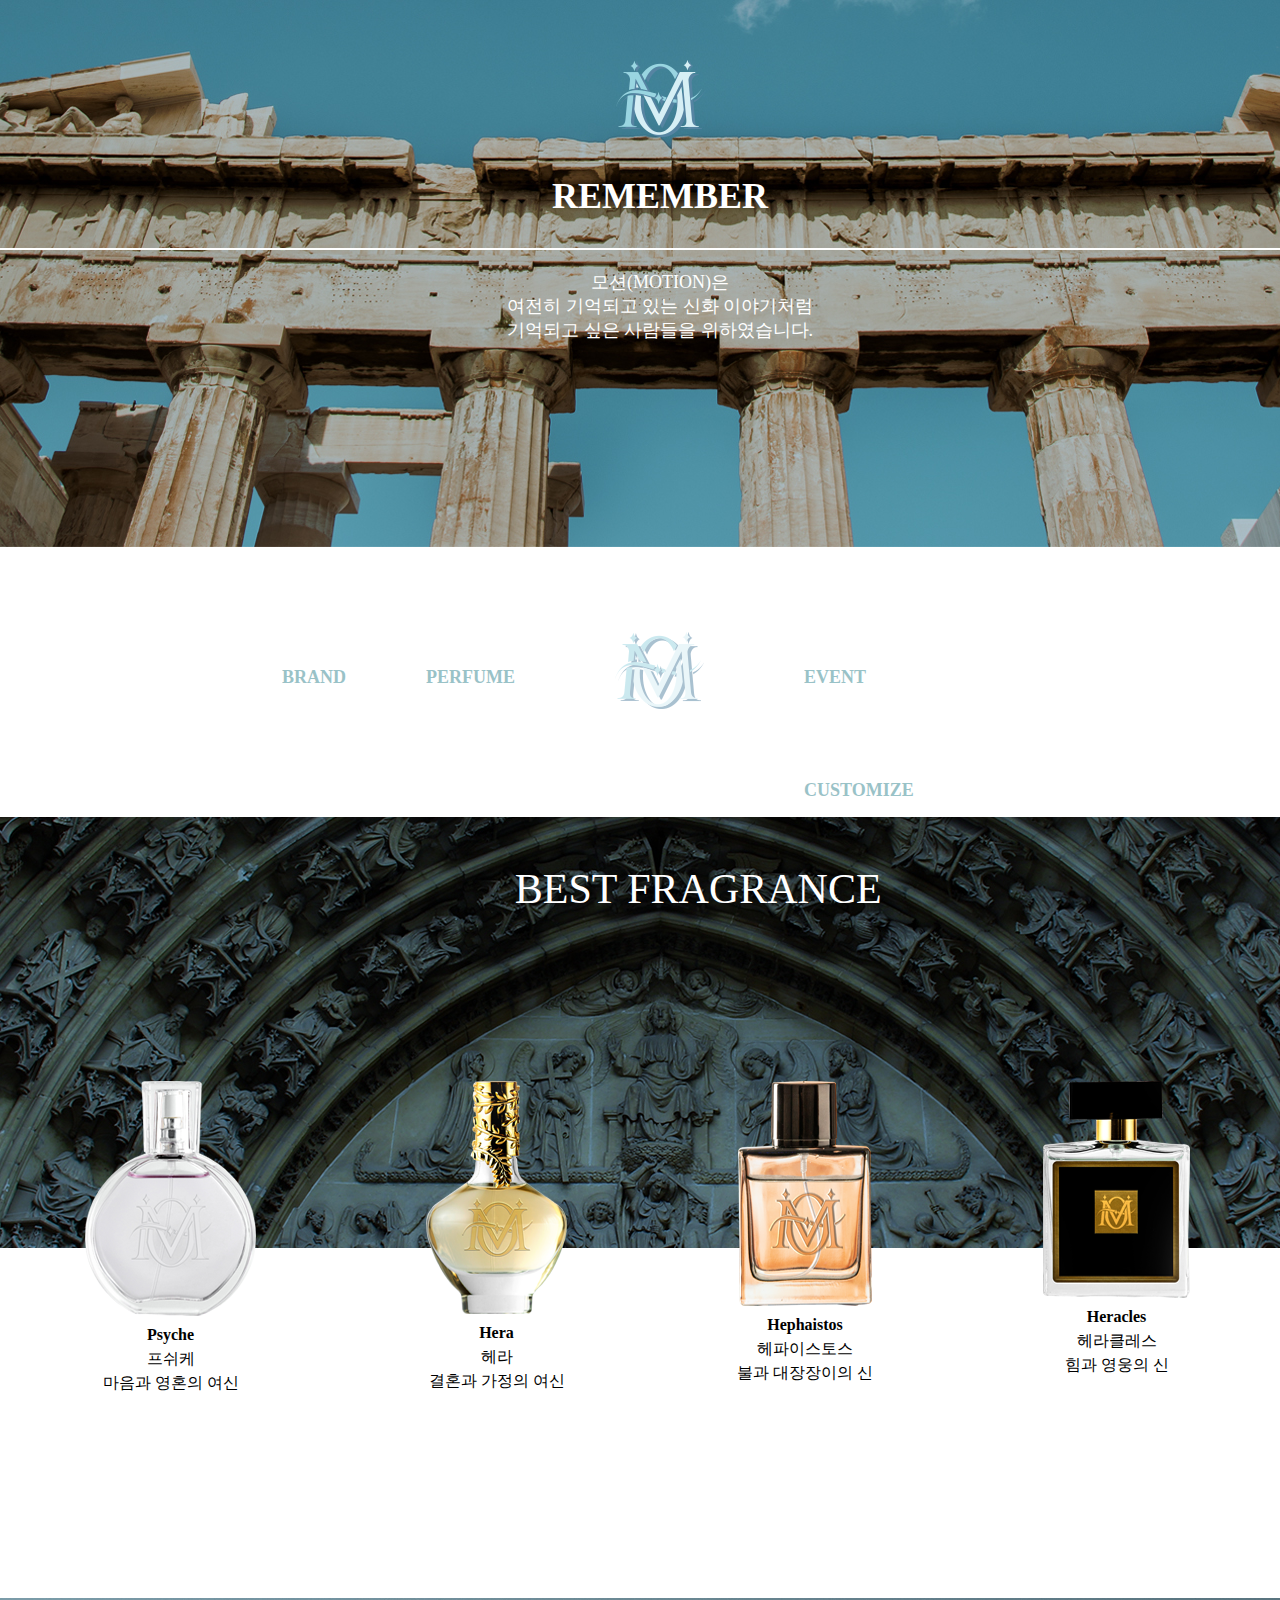
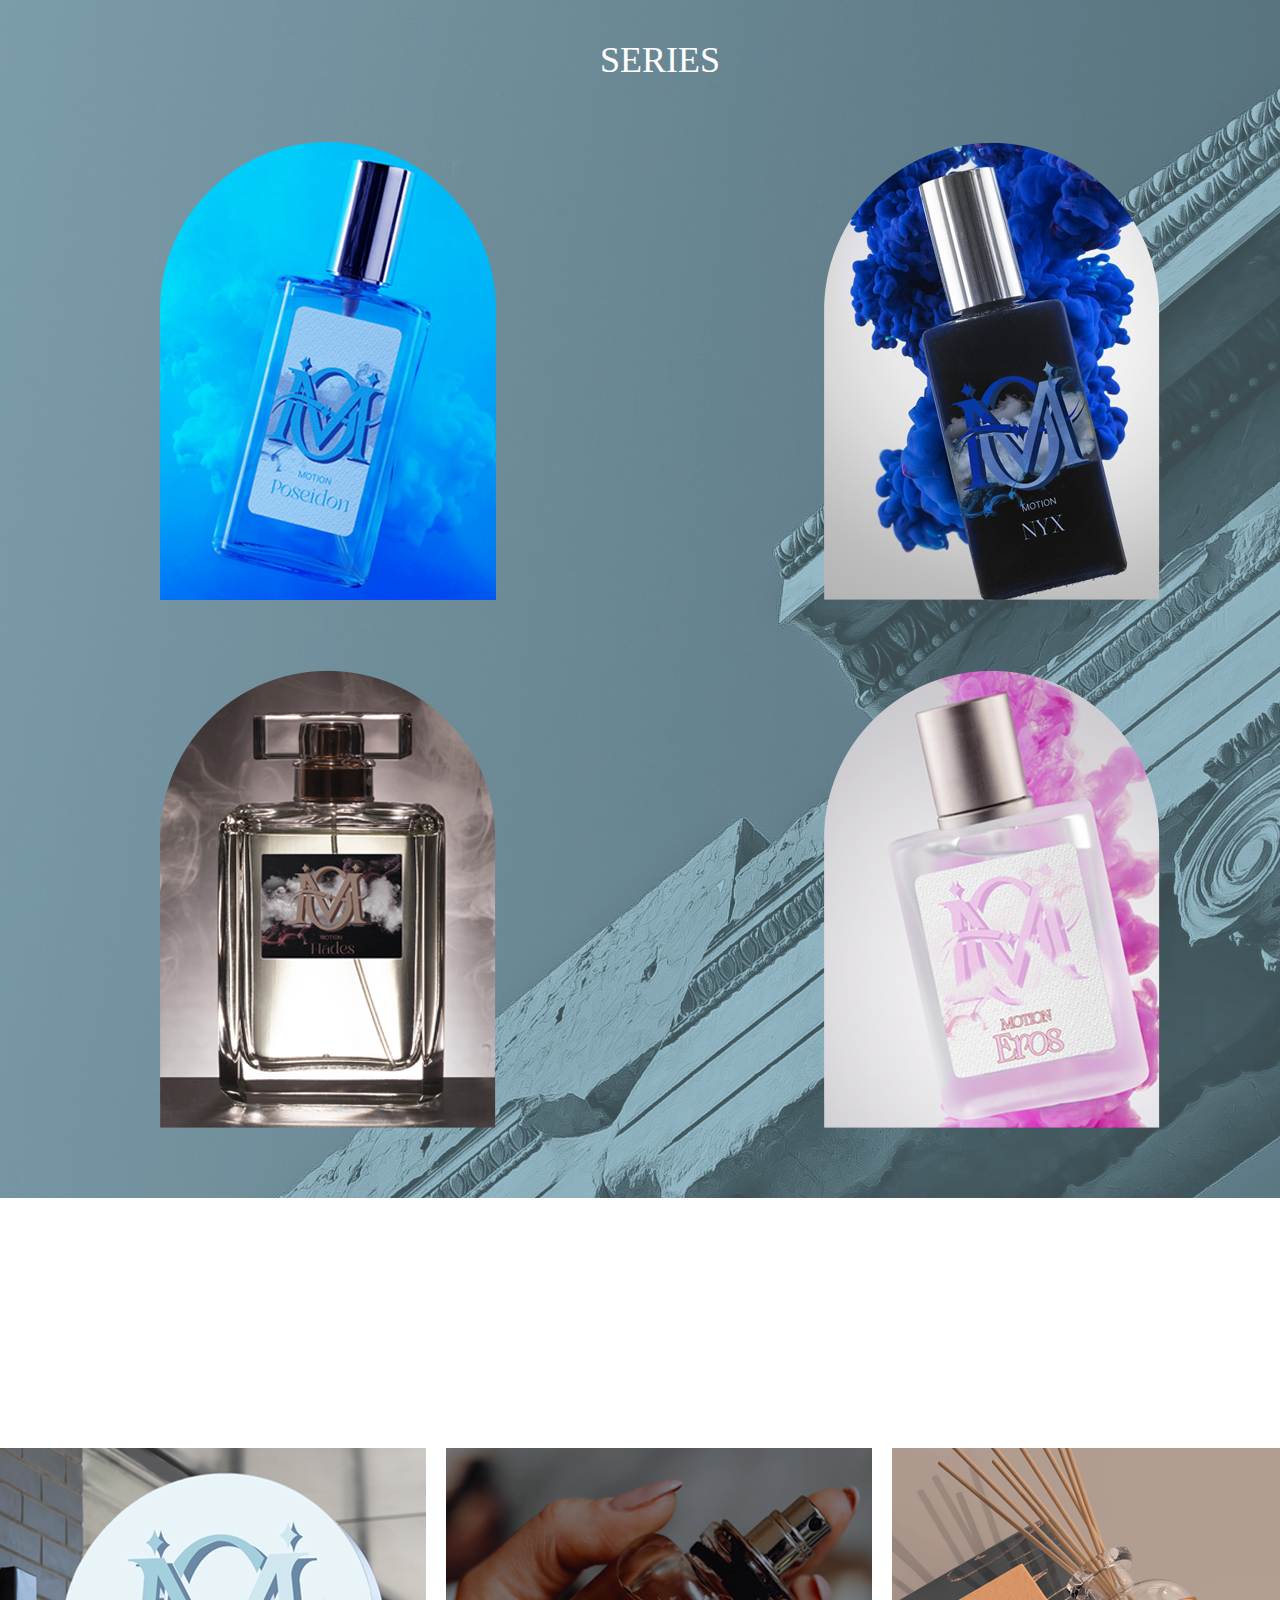
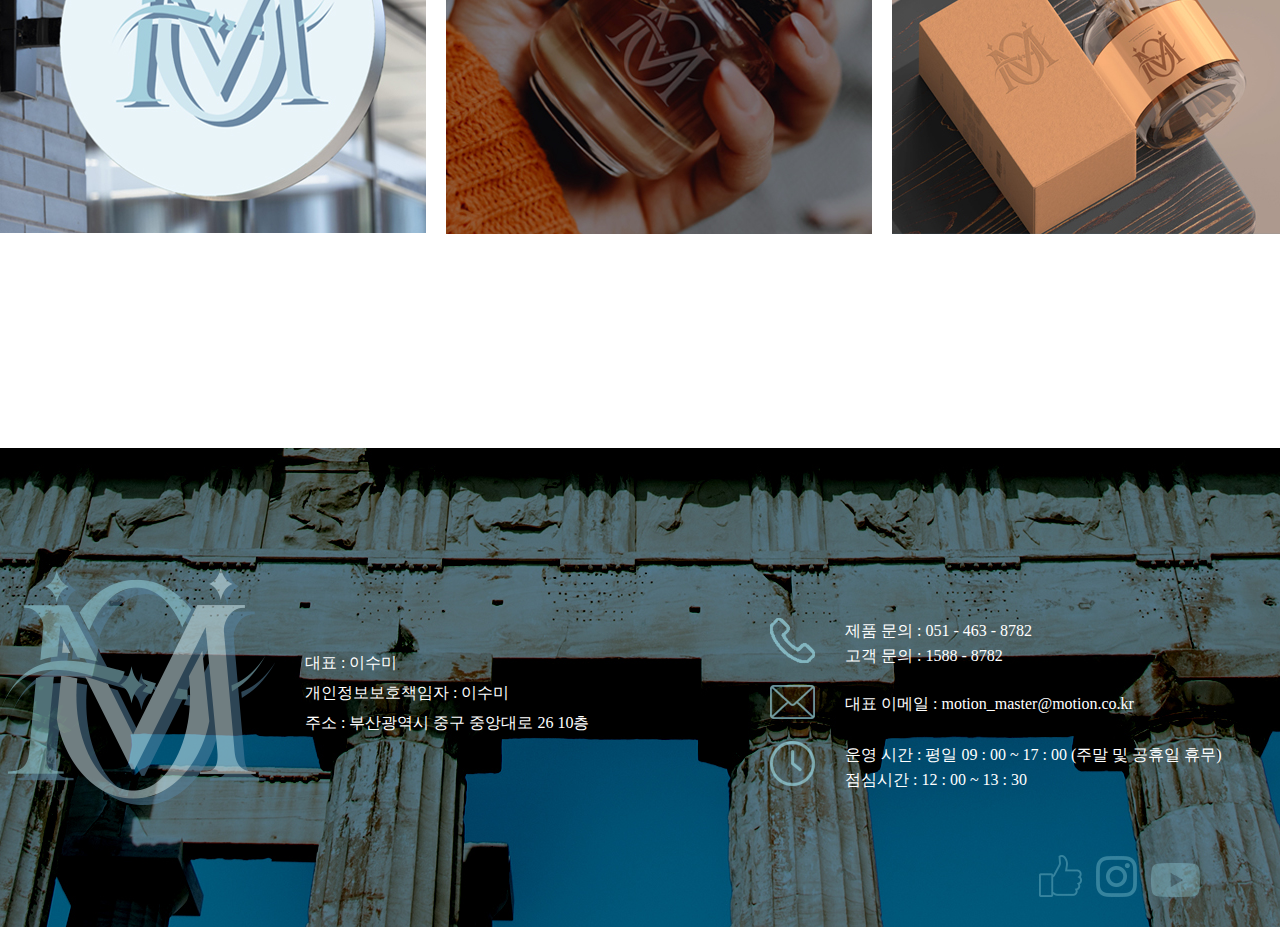
<file: index.html>
<!DOCTYPE html>
<html lang="ko">

<head>
    <meta charset="UTF-8">
    <meta http-equiv="X-UA-Compatible" content="IE=edge">
    <meta name="viewport" content="width=1400">
    <title> 모션(Motion)</title>
    <link rel="icon" href="./images/icon.png" type="image/png">
    <link rel="stylesheet" href="./css/main.css">
</head>

<body>
    <div id="header">
        <!--헤더 백그라운드-->
        <div class="header_inner">
            <!--헤더 내용-->
            <img src="./images/main/logo.png" alt="로고">
            <h1>REMEMBER</h1>
            <P>모션(MOTION)은 <br>
                여전히 기억되고 있는 신화 이야기처럼<br>
                기억되고 싶은 사람들을 위하였습니다.</P>
        </div>
        <!--헤더 내용-->
    </div>
    <!--헤더 백그라운드-->
    <div class="nav">
        <!--메뉴-->
        <ul>
            <li><a href="./sub1.html">BRAND</a></li>
            <li><a href="./sub2.html">PERFUME</a></li>
            <li><a href="./index.html"><img src="./images/main/logo.png" alt="로고"></a></li>
            <li><a href="./sub4.html">EVENT</a></li>
            <li><a href="./sub3.html">CUSTOMIZE</a></li>
            </ul>
            </div>
            <!--메뉴-->
            <div id="center">
                <!--베스트-->
                <h2>BEST FRAGRANCE</h2>
                <div class="fragrance">
                    <ul>
                        <li><img src="./images/main/wihte.png" alt="프쉬케">
                            <h4>Psyche</h4>
                            프쉬케 <br>
                            마음과 영혼의 여신
                        </li>
                        <li><img src="./images/main/hera.png" alt="헤라">
                            <h4>Hera</h4>
                            헤라 <br>
                            결혼과 가정의 여신
                        </li>
                        <li><img src="./images/main/red.png" alt="헤파이스토스">
                            <h4>Hephaistos</h4>
                            헤파이스토스<br>
                            불과 대장장이의 신
                        </li>
                        <li><img src="./images/main/Heracles.png" alt="헤라클레스">
                            <h4>Heracles</h4>
                            헤라클레스 <br>
                            힘과 영웅의 신
                        </li>
                    </ul>
                </div>
            </div>
            <!--베스트-->
            <div id="series">
                <!--연기 시리즈 백그라운드-->
                <div class="hover">
                    <h2>SERIES</h2>
                    <div class="hover_inner">
                        <div class="left_top"><a href="#">
                                <img src="./images/main/blue.png" alt="포세이돈">
                                <img src="./images/main/blue2.png" alt="포세이돈뒷면">
                            </a></div>
                        <div class="right_top"><a href="#">
                                <img src="./images/main/nyx.png" alt="닉스">
                                <img src="./images/main/nyx2.png" alt="닉스뒷면">
                            </a></div>
                        <div class="left_top"><a href="#">
                                <img src="./images/main/hades.png" alt="하데스">
                                <img src="./images/main/hades2.png" alt="하데스뒷면">
                            </a></div>
                        <div class="right_top"><a href="#">
                                <img src="./images/main/eros.png" alt="에로스">
                                <img src="./images/main/eros2.png" alt="에로스뒷면">
                            </a></div>
                    </div>
                </div>
            </div>
            <!--연기 시리즈 백그라운드-->
            <div id="under">
                <div class="under_inner">
                    <ul>
                        <li>
                            <a href="./sub1.html"><img src="./images/main/motion.jpg" alt="간판">
                            <div class="box">
                                <h1>MOTION</h1>
                                <h3>BRAND STORY</h3>
                                <P>모션의 이야기를 시작하세요.</P>
                            </div></a>
                        </li>
                        <li><a href="./sub3.html"><img src="./images/main/costom.jpg" alt="커스텀">
                        <div class="box">
                            <h1>MOTION</h1>
                            <h3>CUSTOMIZE</h3>
                            <P>나만의 향수를 제작하여 주문하세요.</P>
                        </div></a>
                    </li>
                        <li><a href="./sub4.html"><img src="./images/main/event.jpg" alt="이벤트">
                       <div class="box">
                            <h1>MOTION</h1>
                            <h3>EVENT</h3>
                            <P>모션의 다양한 이벤트로 혜택을 받아가세요.</P>
                        </div></a></li>
                    </ul>
                </div>
            </div>
            <div id="footer">
                <!--풋터-->
                <div class="footer_inner">
                    <!--풋터 내용-->
                    <div class="left">
                        <!--왼쪽-->
                        <a href="#" class="logo"><img src="./images/main/footerlogo.png" alt="풋터로고"></a>
                        <p>
                            대표 : 이수미 <br>
                            개인정보보호책임자 : 이수미 <br>
                            주소 : 부산광역시 중구 중앙대로 26 10층
                        </p>
                    </div>
                    <!--왼쪽-->
                    <div class="right">
                        <!--오른쪽-->
                        <ul>
                            <li><img src="./images/main/call.png" alt="전화기"></li>
                            <li><img src="./images/main/mail.png" alt="메일"></li>
                            <li><img src="./images/main/clock.png" alt="시계"></li>
                        </ul>
                        <p>
                            제품 문의 : 051 - 463 - 8782 <br>
                            고객 문의 : 1588 - 8782
                        </p>
                        <p>
                            대표 이메일 : motion_master@motion.co.kr
                        </p>
                        <p>
                            운영 시간 : 평일 09 : 00 ~ 17 : 00 (주말 및 공휴일 휴무) <br>
                            점심시간 : 12 : 00 ~ 13 : 30
                        </p>
                        <p>
                        <p class="sns">
                            <a href="#"><img src="./images/main/facebook.png" alt="페이스북"></a>
                            <a href="#"><img src="./images/main/instar.png" alt="인스타"></a>
                            <a href="#"><img src="./images/main/youtube.png" alt="유튜브"></a>
                        </p>
                    </div>
                    <!--오른쪽-->
                </div>
                <!--풋터 내용-->
            </div>
            <!--풋터-->
            </body>
            </html>
</file>
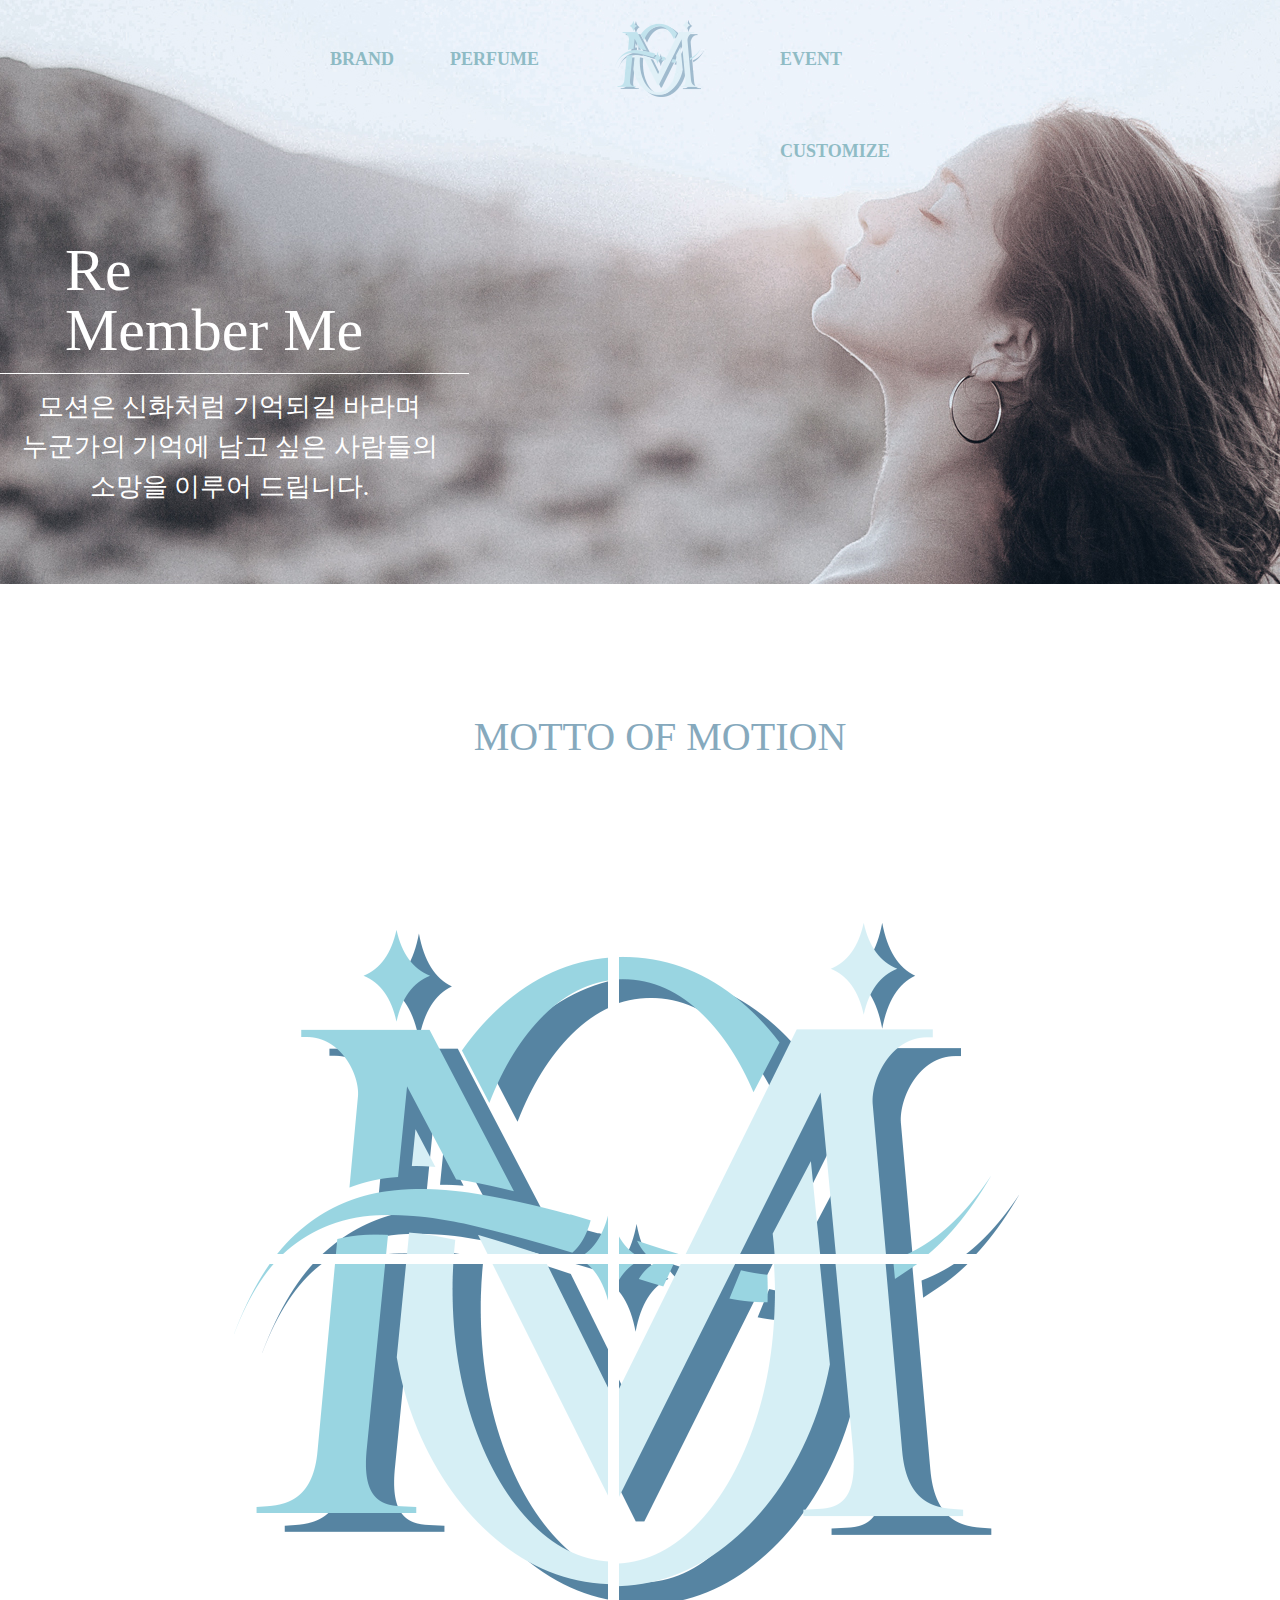
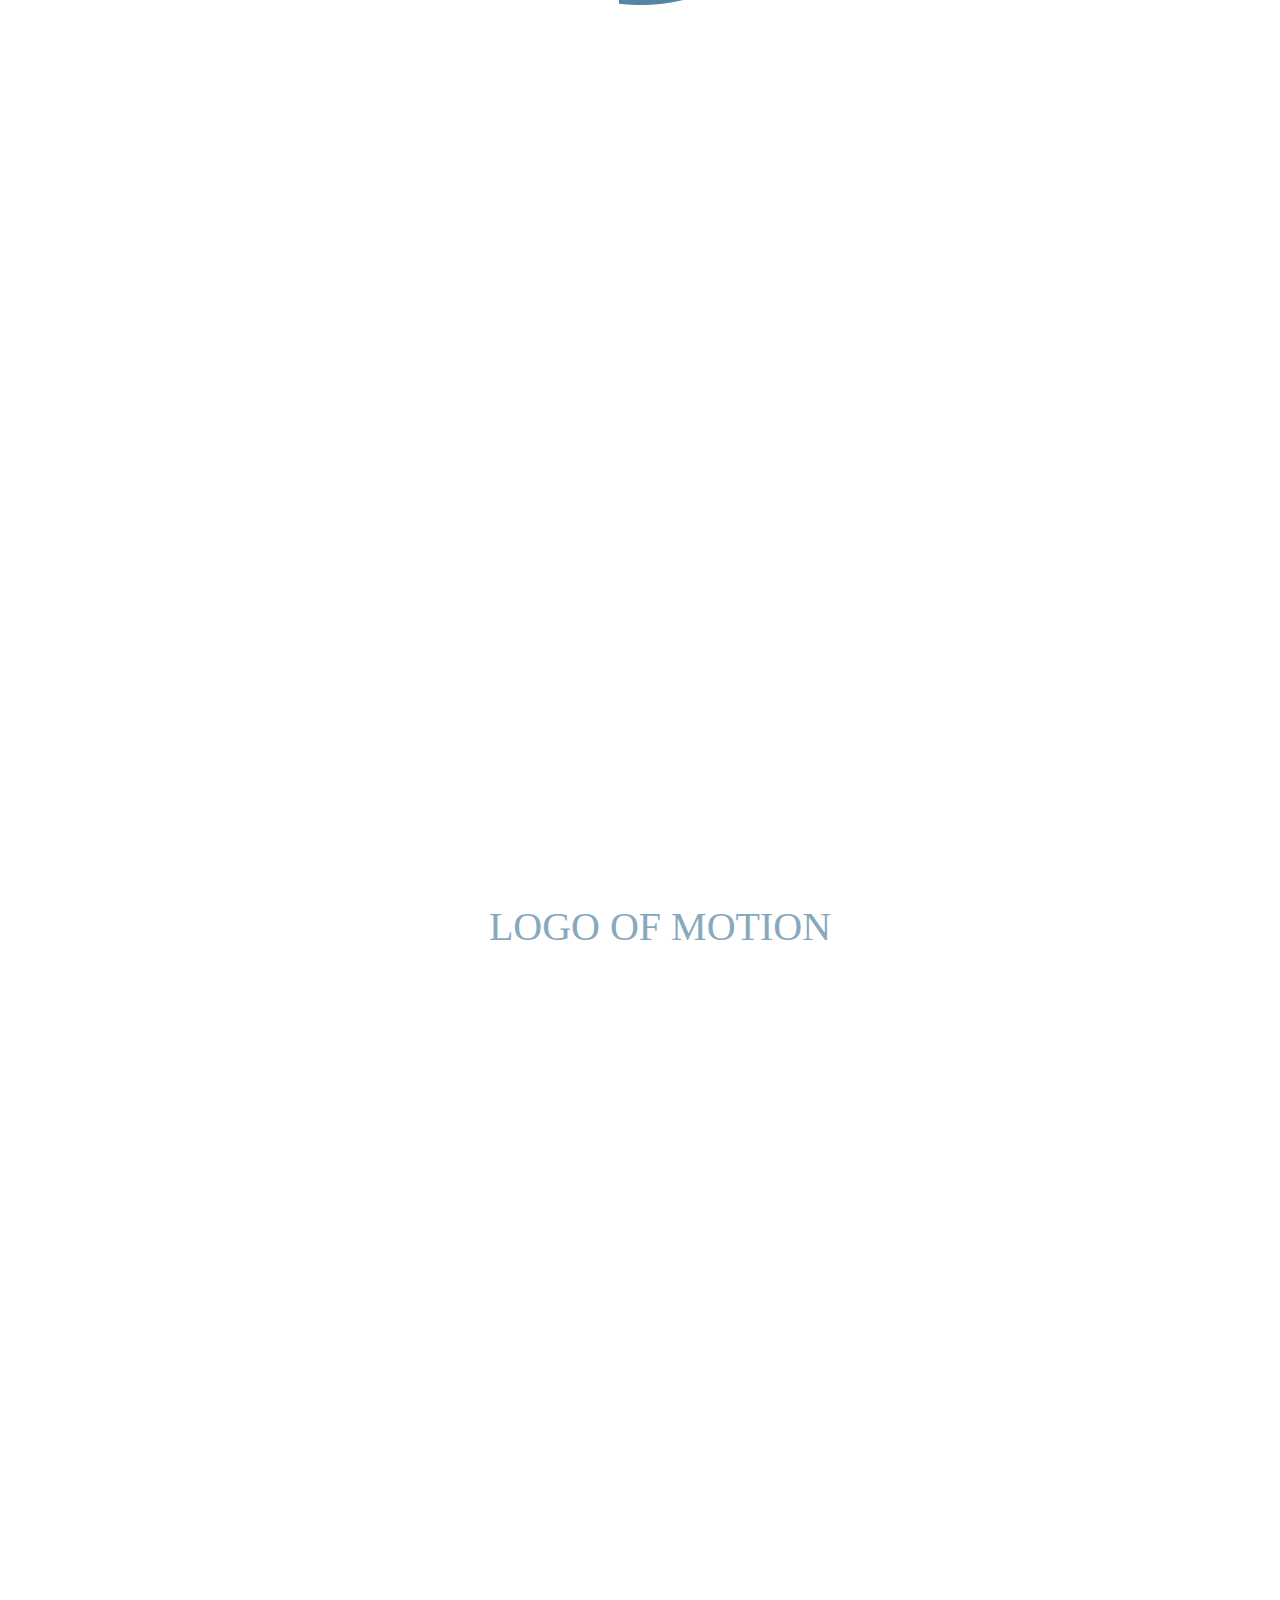
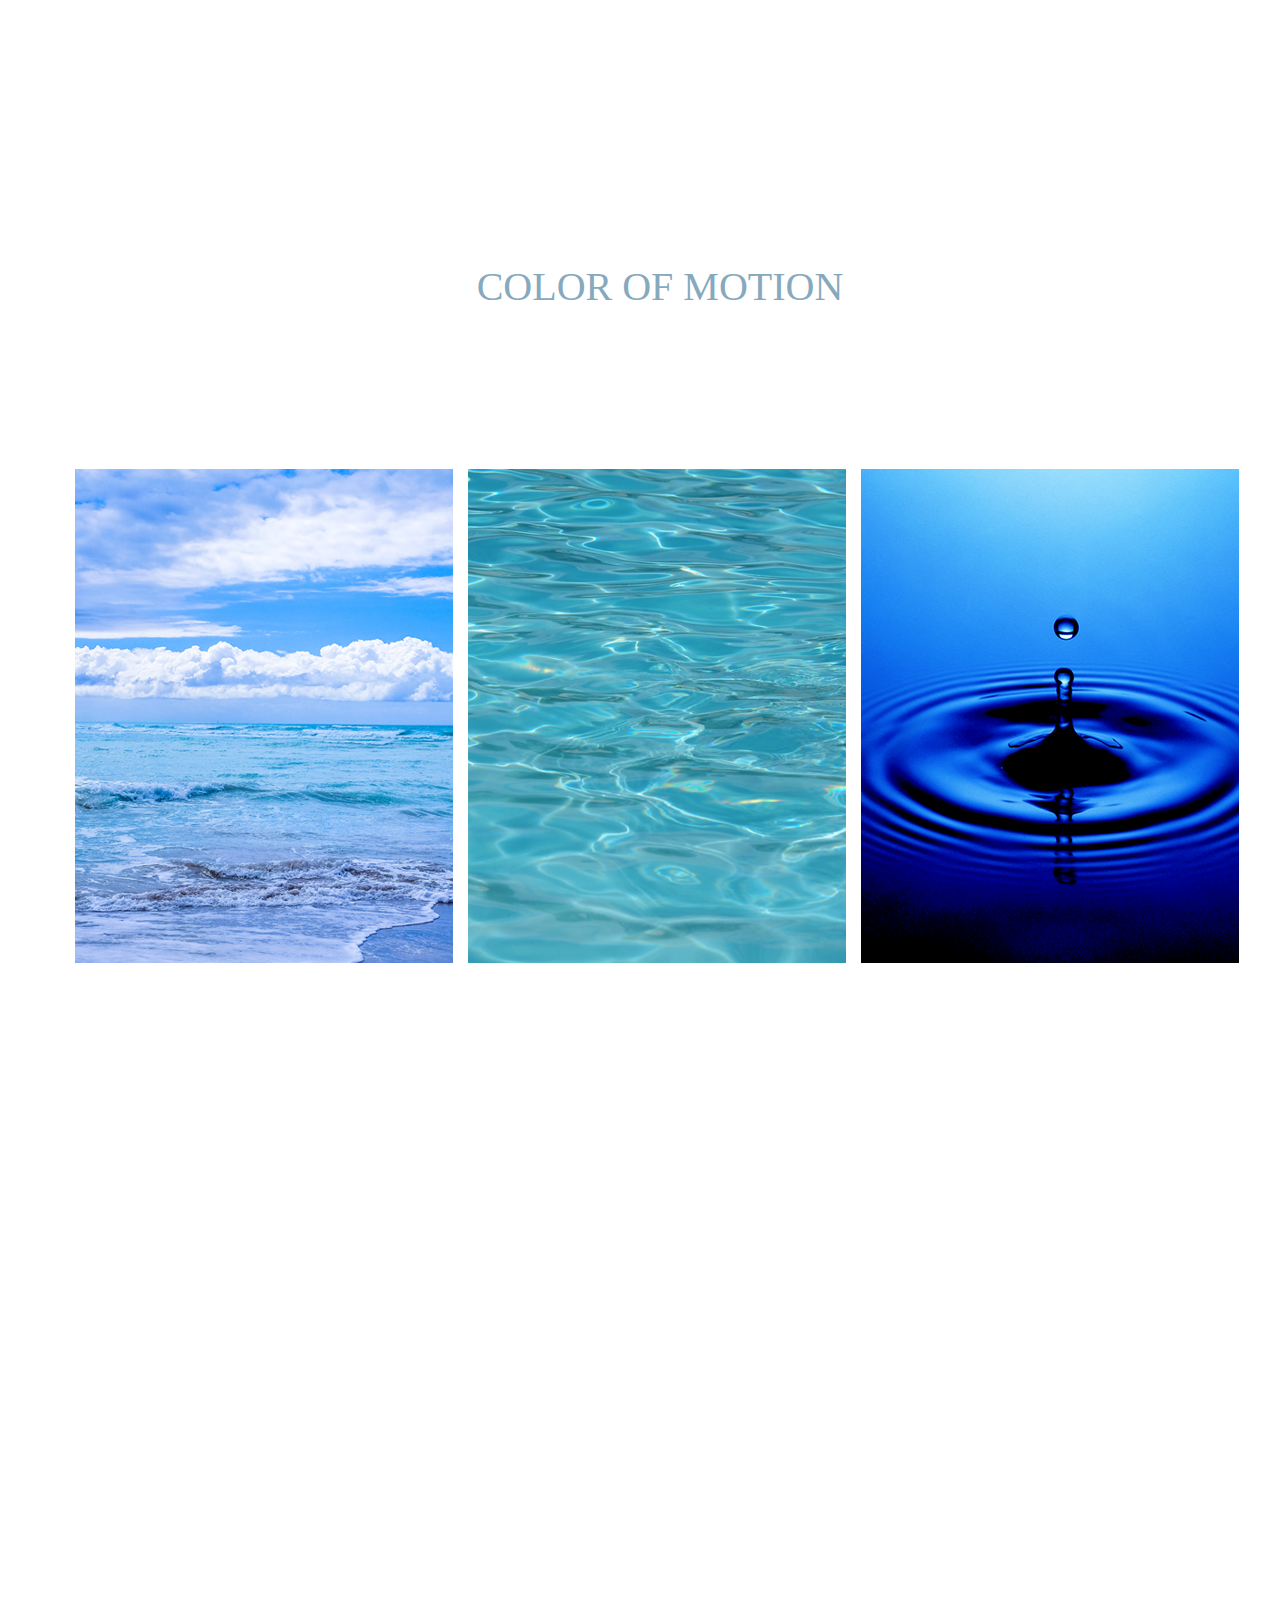
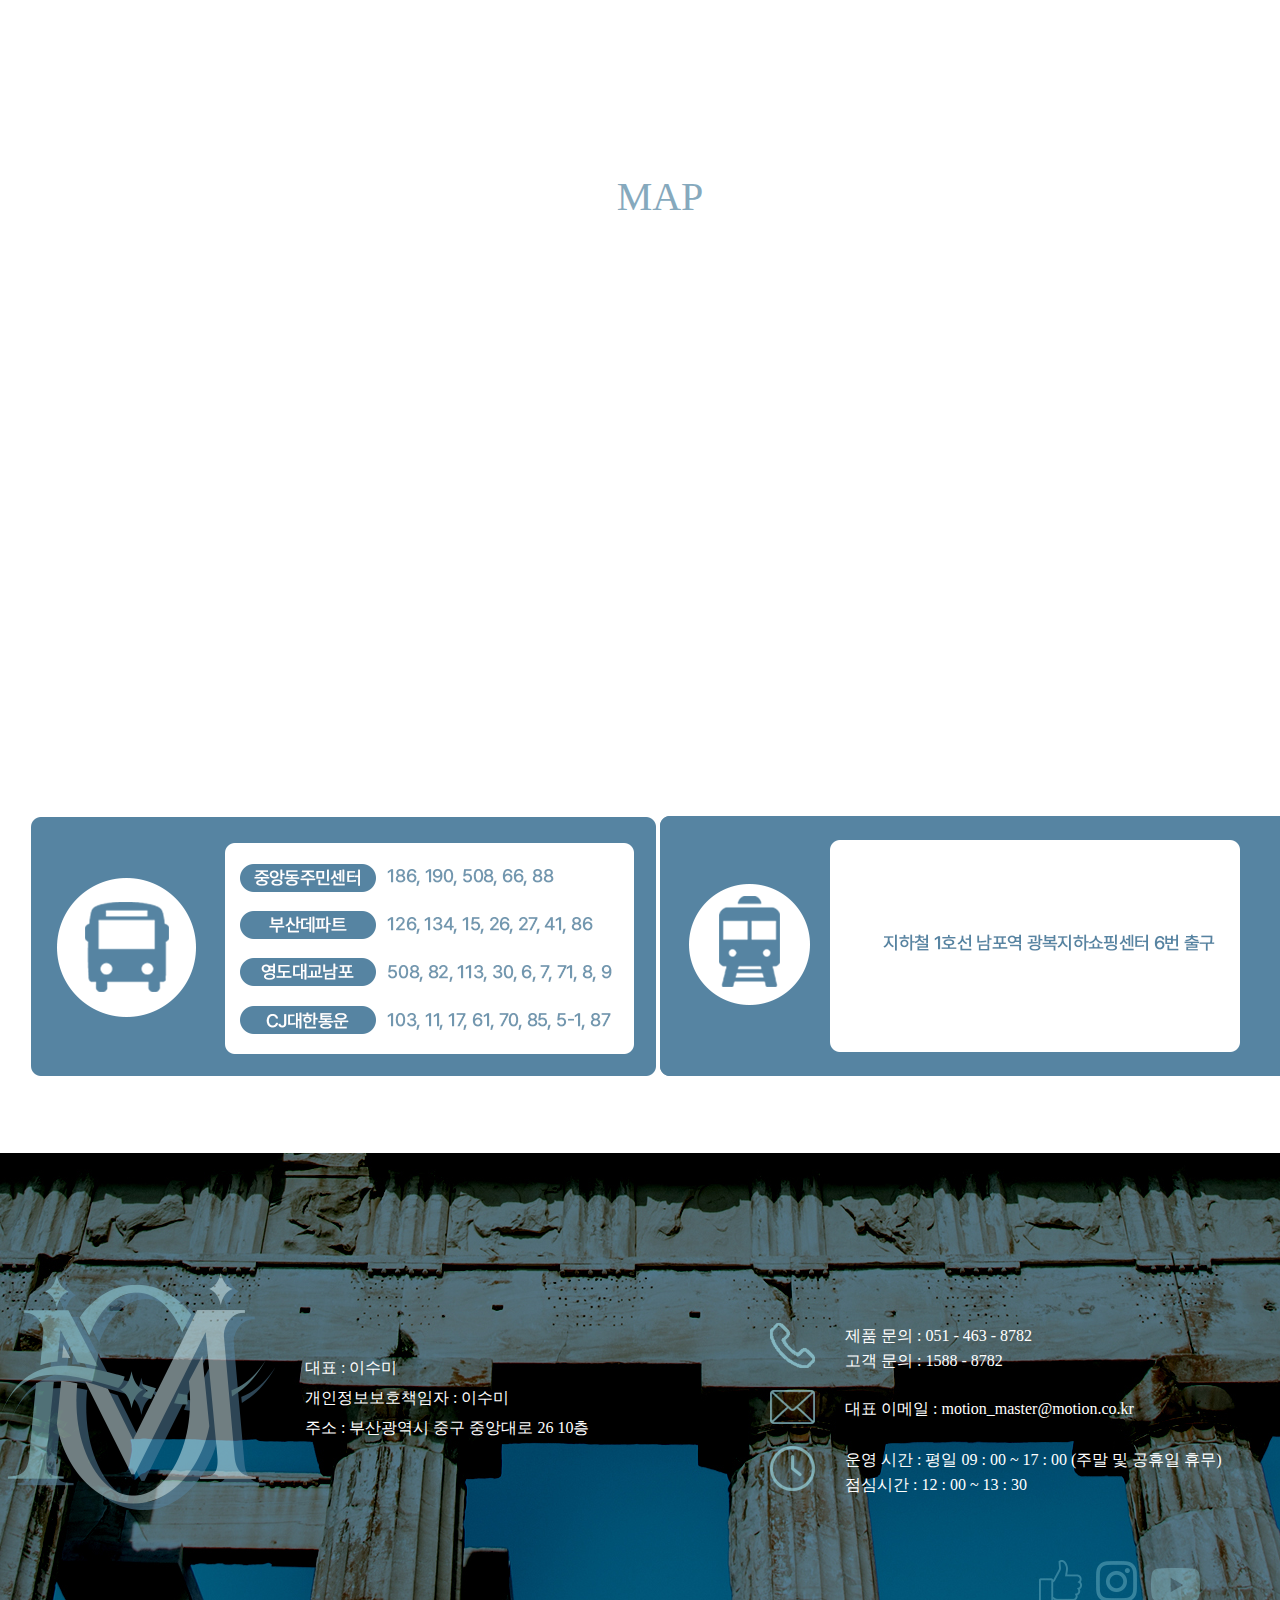
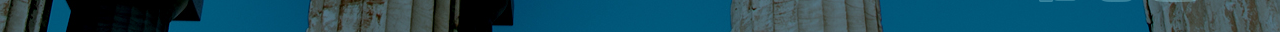
<file: sub1.html>
<!DOCTYPE html>
<html lang="en">
<head>
    <meta charset="UTF-8">
    <meta http-equiv="X-UA-Compatible" content="IE=edge">
    <meta name="viewport" content="width=1400">
    <title>BRAND STORY</title>
    <link rel="icon" href="./images/icon.png" type="image/png">
    <!-- aos css -->
	<link href="https://unpkg.com/aos@2.3.1/dist/aos.css" rel="stylesheet">
    <link rel="stylesheet" href="./css/sub1.css">
</head>
<body>
    <div id="header">
        <div class="nav">
            <ul>
                <li><a href="./sub1.html">BRAND</a></li>
                <li><a href="./sub2.html">PERFUME</a></li>
                <li><a href="./index.html"><img src="./images/main/logo.png" alt="로고"></a></li>
                <li><a href="./sub4.html">EVENT</a></li>
                <li><a href="./sub3.html">CUSTOMIZE</a></li>
            </ul>
        </div>
        <div class="re">
            <h1>
                Re <br>
                Member Me
            </h1>
            <p>
                모션은 신화처럼 기억되길 바라며 <br>
                누군가의 기억에 남고 싶은 사람들의 <br>
                소망을 이루어 드립니다.
            </p>
        </div>
    </div>

    <div id="hover">
        <h3>
            MOTTO OF MOTION
        </h3>
        <div class="hover_inner">
            <div class="left_top"><img src="./images/brand/lefttop.png" alt="왼쪽위앞"><img src="./images/brand/lefttop2.png" alt="왼쪽위뒤"></div>
            <div class="right_top">
                <img src="./images/brand/righttop.png" alt="오른위앞"><img src="./images/brand/righttop2.png" alt="오른위뒤">
            </div>
            <div class="left_top"><img src="./images/brand/leftunder.png" alt="왼쪽밑앞"><img src="./images/brand/leftunder2.png" alt="왼쪽밑뒤"></div>
            <div class="right_top"><img src="./images/brand/rightunder.png" alt="오른밑앞">
            <img src="./images/brand/rightunder2.png" alt="오른밑뒤"></div>
        </div>
    </div>
    <div class="bg2">
        <p>시각으로 시작하여 후각으로 기억되는 관계 속에서 <br> 잊혀지지 않는 추억을 선물하길</p>
    </div>
    <div class="logo">
        <h3>
            LOGO OF MOTION
        </h3>
        <img data-aos="fade-up" src="./images/brand/bi.png" alt="로고">
        <p data-aos="fade-up">모션의 이니셜 중 ‘M’과 ‘O’를 겹침으로써 병의 모습을 표현</p>
        <p data-aos="fade-up">향수 내용물의 흐르는 움직임과 향기의 부드러운 움직임을 표현</p>
        <p data-aos="fade-up">신전의 기둥을 표현</p>
        <p data-aos="fade-up">
            모션은 그리스 신화를 모티브로 하였습니다. <br>
            눈에 보이지 않아도 많은 사람들이 알고 있고 <br>
            오랜 시간이 지났음에도 기억되는 신화처럼 <br>
            모션은 기억될 것입니다.</p>
    </div>
    <div class="color">
        <h3>
            COLOR OF MOTION
        </h3>
        <div class="color_inner">
        <ul>
            <li>
                <img src="./images/brand/color1.png" alt="라이트 시안">
                <div class="box1">
                    <p>예상하지 못한 인연처럼</p>
                    <h4>만남의 라이트 시안</h4>
                    <p>
                        r : 214 <br>
                        g : 239 <br>
                        b : 245
                    </p>
                </div>
            </li>
            <li>
                <img src="./images/brand/color2.png" alt="파우더 블루">
                <div class="box1 bg4">
                    <p>잔잔하면서 넘실거리는 물결처럼</p>
                    <h4>기억의 파우더 블루</h4>
                    <p>
                        r : 136 <br>
                        g : 215 <br>
                        b : 229
                    </p>
                </div>
            </li>
            <li>
                <img src="./images/brand/color3.png" alt="다크 시안">
                <div class="box1 bg5">
                    <p>떠오르는 물방울처럼</p>
                    <h4>회상의 다크 시안</h4>
                    <p>
                        r : 83 <br>
                        g : 146 <br>
                        b : 188
                    </p>
                </div>
            </li>
        </ul>
        </div>
    </div>
    <div class="hand">
        <p>
            흐린 기억을 생각하며 <br>
            묻혀있던 추억을 떠올리도록
        </p>
    </div>
    <div class="map">
        <h3>
            MAP
        </h3>
        <iframe src="https://www.google.com/maps/embed?pb=!1m18!1m12!1m3!1d2308.0242820123353!2d129.02869593687893!3d35.10573098850827!2m3!1f0!2f0!3f0!3m2!1i1024!2i768!4f13.1!3m3!1m2!1s0x3568e9760fe001b3%3A0xf214c63e4c340fd2!2z67aA7IKw6rSR7Jet7IucIOykkeq1rCDrjIDssq3rtoHquLggMjg!5e0!3m2!1sko!2skr!4v1663745635200!5m2!1sko!2skr" width="600" height="450" style="border:0;" allowfullscreen="" loading="lazy" referrerpolicy="no-referrer-when-downgrade"></iframe>
        <div class="bus">
        <img src="./images/brand/bus.png" alt="버스">
        <img src="./images/brand/sub.png" alt="지하철">
        </div>
    </div>
    <div id="footer">
        <!--풋터-->
        <div class="footer_inner">
            <!--풋터 내용-->
            <div class="left">
                <!--왼쪽-->
                <a href="#" class="footer_logo"><img src="./images/main/footerlogo.png" alt="풋터로고"></a>
                <p>
                    대표 : 이수미 <br>
                    개인정보보호책임자 : 이수미 <br>
                    주소 : 부산광역시 중구 중앙대로 26 10층
                </p>
            </div>
            <!--왼쪽-->
            <div class="right">
                <!--오른쪽-->
                <ul>
                    <li><img src="./images/main/call.png" alt="전화기"></li>
                    <li><img src="./images/main/mail.png" alt="메일"></li>
                    <li><img src="./images/main/clock.png" alt="시계"></li>
                </ul>
                <p>
                    제품 문의 : 051 - 463 - 8782 <br>
                    고객 문의 : 1588 - 8782
                </p>
                <p>
                    대표 이메일 : motion_master@motion.co.kr
                </p>
                <p>
                    운영 시간 : 평일 09 : 00 ~ 17 : 00 (주말 및 공휴일 휴무) <br>
                    점심시간 : 12 : 00 ~ 13 : 30
                </p>
                <p>
                <p class="sns">
                    <a href="#"><img src="./images/main/facebook.png" alt="페이스북"></a>
                    <a href="#"><img src="./images/main/instar.png" alt="인스타"></a>
                    <a href="#"><img src="./images/main/youtube.png" alt="유튜브"></a>
                </p>
            </div>
            <!--오른쪽-->
        </div>
        <!--풋터 내용-->
    </div>
    <!--풋터-->

    <!-- js -->
    <script src="https://unpkg.com/aos@2.3.1/dist/aos.js"></script><!-- aos 라이브러리 -->
    <script src="script/aos.js"></script><!-- aos 소스 -->
</body>
</html>
</file>
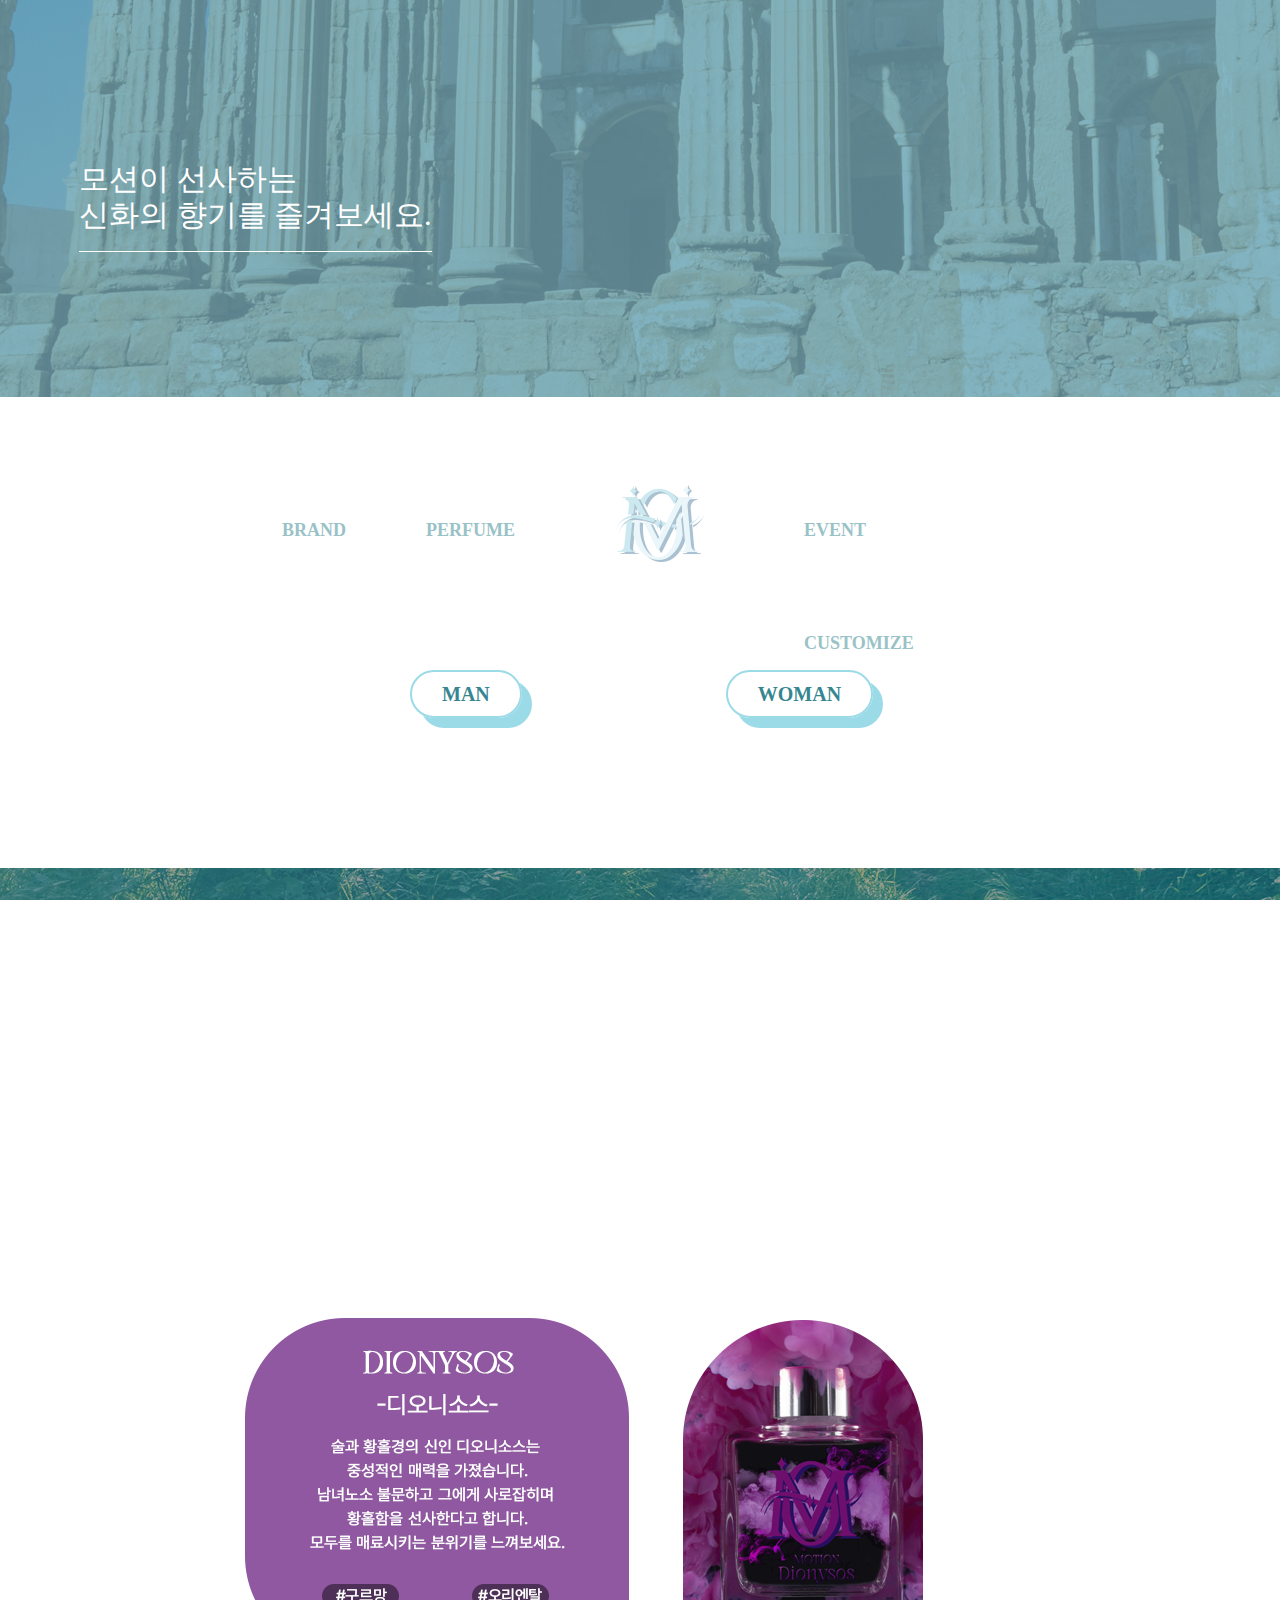
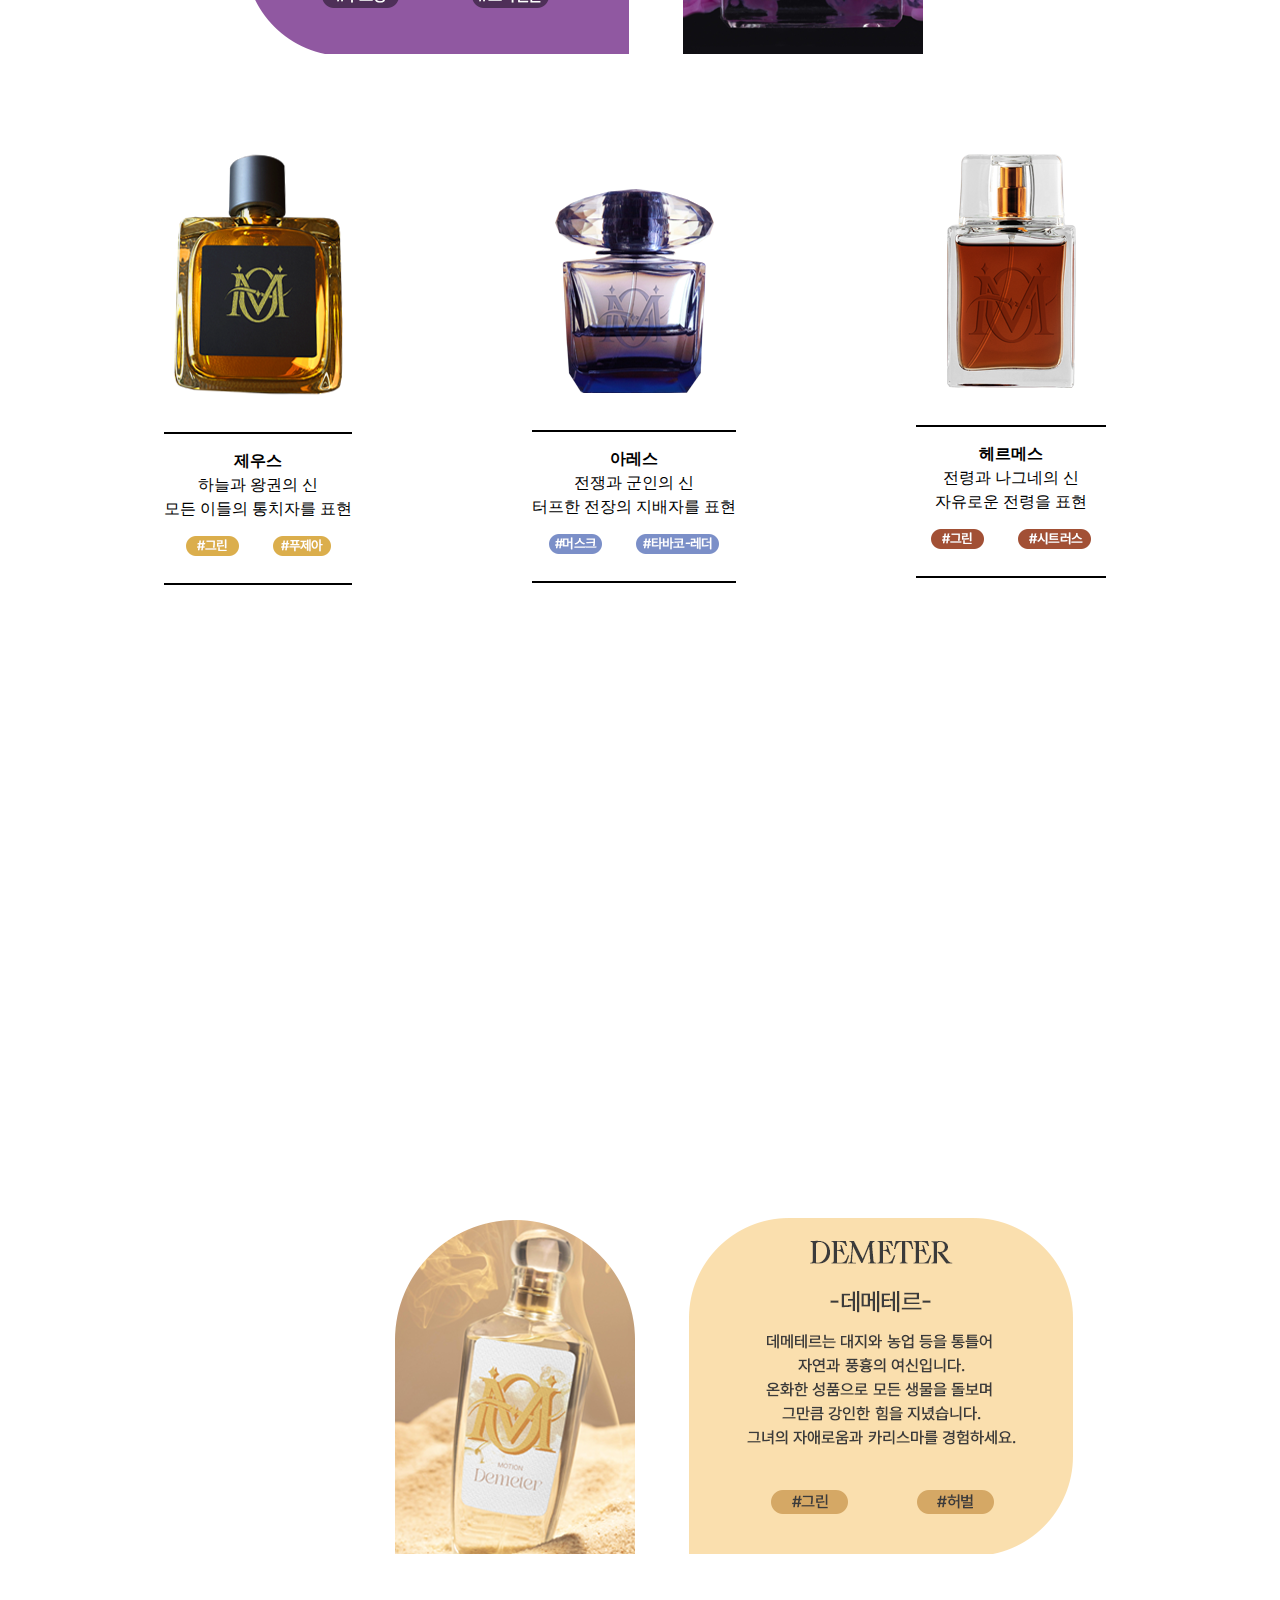
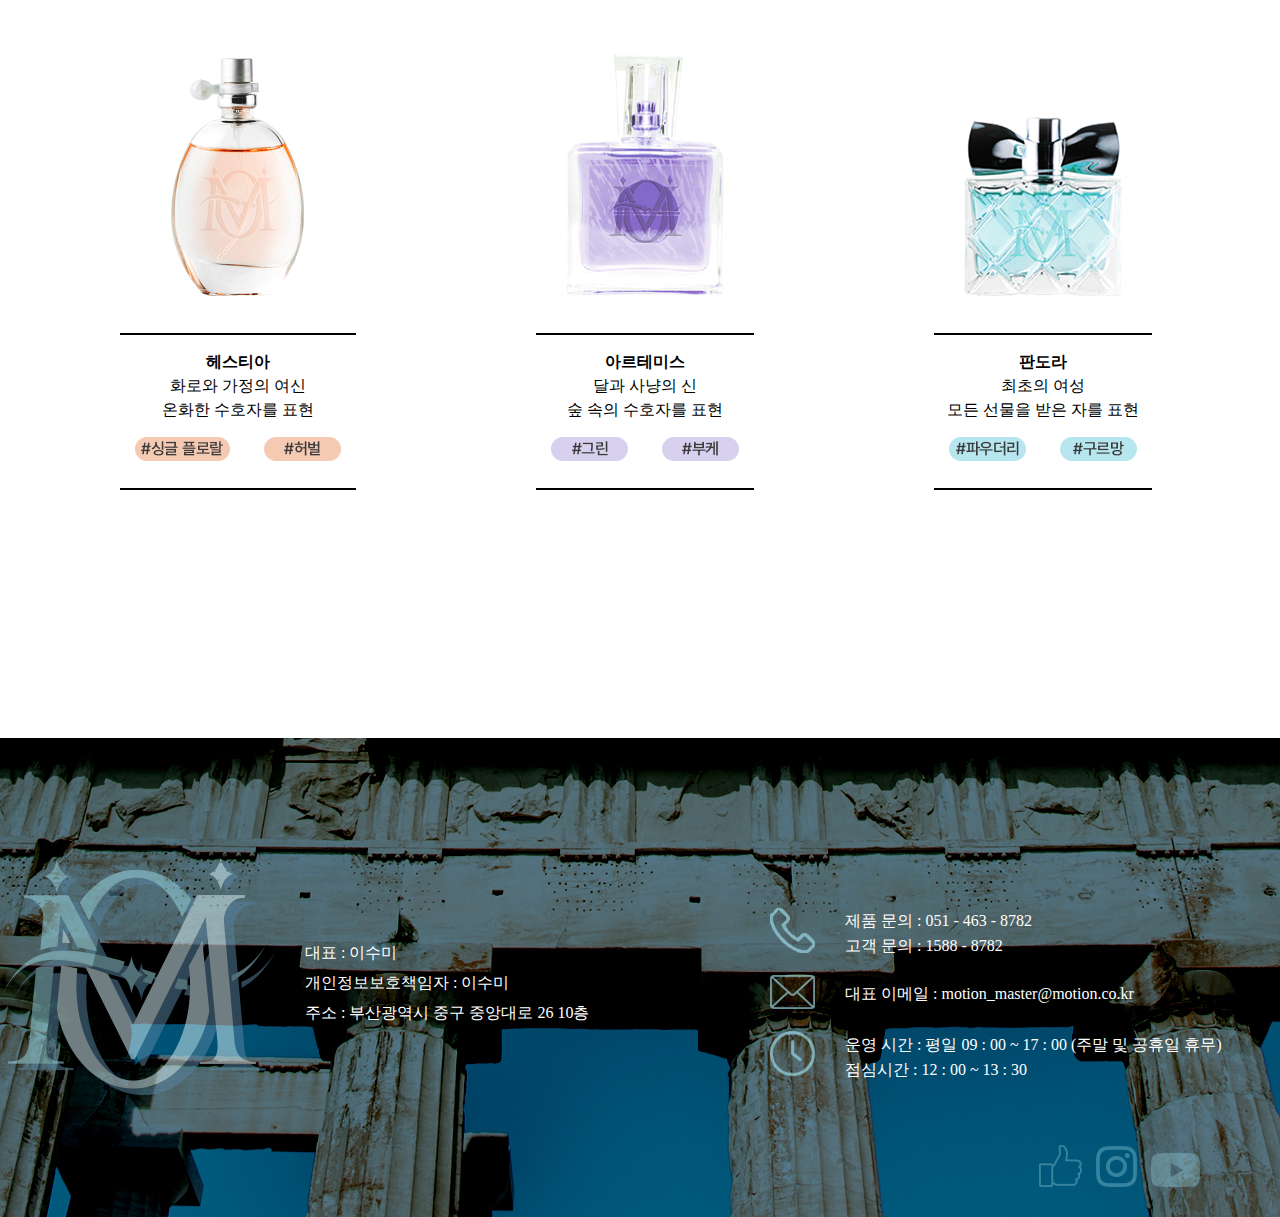
<file: sub2.html>
<!DOCTYPE html>
<html lang="ko">

<head>
    <meta charset="UTF-8">
    <meta http-equiv="X-UA-Compatible" content="IE=edge">
    <meta name="viewport" content="width=1400">
    <title>perfume</title>
    <link rel="icon" href="./images/icon.png" type="image/png">
    <link rel="stylesheet" href="./css/sub2.css">
</head>

<body>
    <a href="#" class="top"><img src="./images/icon.png" alt="top버튼"></a>
    <div id="header">
        <div class="perfume">
            <h1>
                모션이 선사하는 <br>
                신화의 향기를 즐겨보세요.
            </h1>
        </div>
    </div>
    <div class="nav">
        <!--메뉴-->
        <ul>
            <li><a href="./sub1.html">BRAND</a></li>
            <li><a href="./sub2.html">PERFUME</a></li>
            <li><a href="./index.html"><img src="./images/main/logo.png" alt="로고"></a></li>
            <li><a href="./sub4.html">EVENT</a></li>
            <li><a href="./sub3.html">CUSTOMIZE</a></li>
        </ul>
    </div>
    <!--메뉴-->
    <div class="button">
        <a href="#">MAN</a>
        <a href="#">WOMAN</a>
    </div>
    <div id="god">
        <div class="god">
            <div class="dionysos">
                <img src="./images/perfume/dionysosbox.png" alt="#">
                <img src="./images/perfume/dionysos.png" alt="#">
            </div>
            <ul>
                <li>
                    <img src="./images/perfume/jeus.png" alt="#">
                    <p class="border">
                        <b>제우스</b> <br>
                        하늘과 왕권의 신 <br>
                        모든 이들의 통치자를 표현 <br>
                        <img src="./images/perfume/jeusgreen.png" alt="#">
                        <img src="./images/perfume/jeuspoojea.png" alt="#">
                    </p>
                </li>
                <li>
                    <img src="./images/perfume/ares.png" alt="#">
                    <p class="border">
                        <b>아레스</b> <br>
                        전쟁과 군인의 신 <br>
                        터프한 전장의 지배자를 표현 <br>
                        <img src="./images/perfume/aresmesc.png" alt="#">
                        <img src="./images/perfume/arestavaco.png" alt="#">
                    </p>
                </li>
                <li>
                    <img src="./images/perfume/hermes.png" alt="#">
                    <p class="border">
                        <b>헤르메스</b> <br>
                        전령과 나그네의 신 <br>
                        자유로운 전령을 표현 <br>
                        <img src="./images/perfume/hermesgreen.png" alt="#">
                        <img src="./images/perfume/hermessitres.png" alt="#">
                    </p>
                </li>
            </ul>
        </div>
    </div>
    <div id="goddess">
        <div class="goddess">
            <div class="demeter">
                <img src="./images/perfume/demeter.png" alt="#">
                <img src="./images/perfume/demeterbox.png" alt="#">
            </div>
            <ul>
                <li>
                    <img src="./images/perfume/hestia.png" alt="#">
                    <p class="border">
                        <b>헤스티아</b> <br>
                        화로와 가정의 여신 <br>
                        온화한 수호자를 표현 <br>
                        <img src="./images/perfume/hestiaflower.png" alt="#">
                        <img src="./images/perfume/hestiahebel.png" alt="#">
                    </p>
                </li>
                <li>
                    <img src="./images/perfume/artemis.png" alt="#">
                    <p class="border">
                        <b>아르테미스</b> <br>
                        달과 사냥의 신 <br>
                        숲 속의 수호자를 표현 <br>
                        <img src="./images/perfume/artemisgreen.png" alt="#">
                        <img src="./images/perfume/artemisbooke.png" alt="#">
                    </p>
                </li>
                <li>
                    <img src="./images/perfume/pandora.png" alt="#">
                    <p class="border">
                        <b>판도라</b> <br>
                        최초의 여성 <br>
                        모든 선물을 받은 자를 표현 <br>
                        <img src="./images/perfume/pandorapauderi.png" alt="#">
                        <img src="./images/perfume/pandoragurmang.png" alt="#">
                    </p>
                </li>
            </ul>
        </div>
    </div>

    <div id="footer">
        <!--풋터-->
        <div class="footer_inner">
            <!--풋터 내용-->
            <div class="left">
                <!--왼쪽-->
                <a href="#" class="footer_logo"><img src="./images/main/footerlogo.png" alt="풋터로고"></a>
                <p>
                    대표 : 이수미 <br>
                    개인정보보호책임자 : 이수미 <br>
                    주소 : 부산광역시 중구 중앙대로 26 10층
                </p>
            </div>
            <!--왼쪽-->
            <div class="right">
                <!--오른쪽-->
                <ul>
                    <li><img src="./images/main/call.png" alt="전화기"></li>
                    <li><img src="./images/main/mail.png" alt="메일"></li>
                    <li><img src="./images/main/clock.png" alt="시계"></li>
                </ul>
                <p>
                    제품 문의 : 051 - 463 - 8782 <br>
                    고객 문의 : 1588 - 8782
                </p>
                <p>
                    대표 이메일 : motion_master@motion.co.kr
                </p>
                <p>
                    운영 시간 : 평일 09 : 00 ~ 17 : 00 (주말 및 공휴일 휴무) <br>
                    점심시간 : 12 : 00 ~ 13 : 30
                </p>
                <p>
                <p class="sns">
                    <a href="#"><img src="./images/main/facebook.png" alt="페이스북"></a>
                    <a href="#"><img src="./images/main/instar.png" alt="인스타"></a>
                    <a href="#"><img src="./images/main/youtube.png" alt="유튜브"></a>
                </p>
            </div>
            <!--오른쪽-->
        </div>
        <!--풋터 내용-->
    </div>
    <!--풋터-->
    <!-- js -->
    <script src="https://code.jquery.com/jquery-2.2.0.min.js"></script>
    <script src="./script/script.js"></script><!-- aos 소스 -->
</body>

</html>
</file>
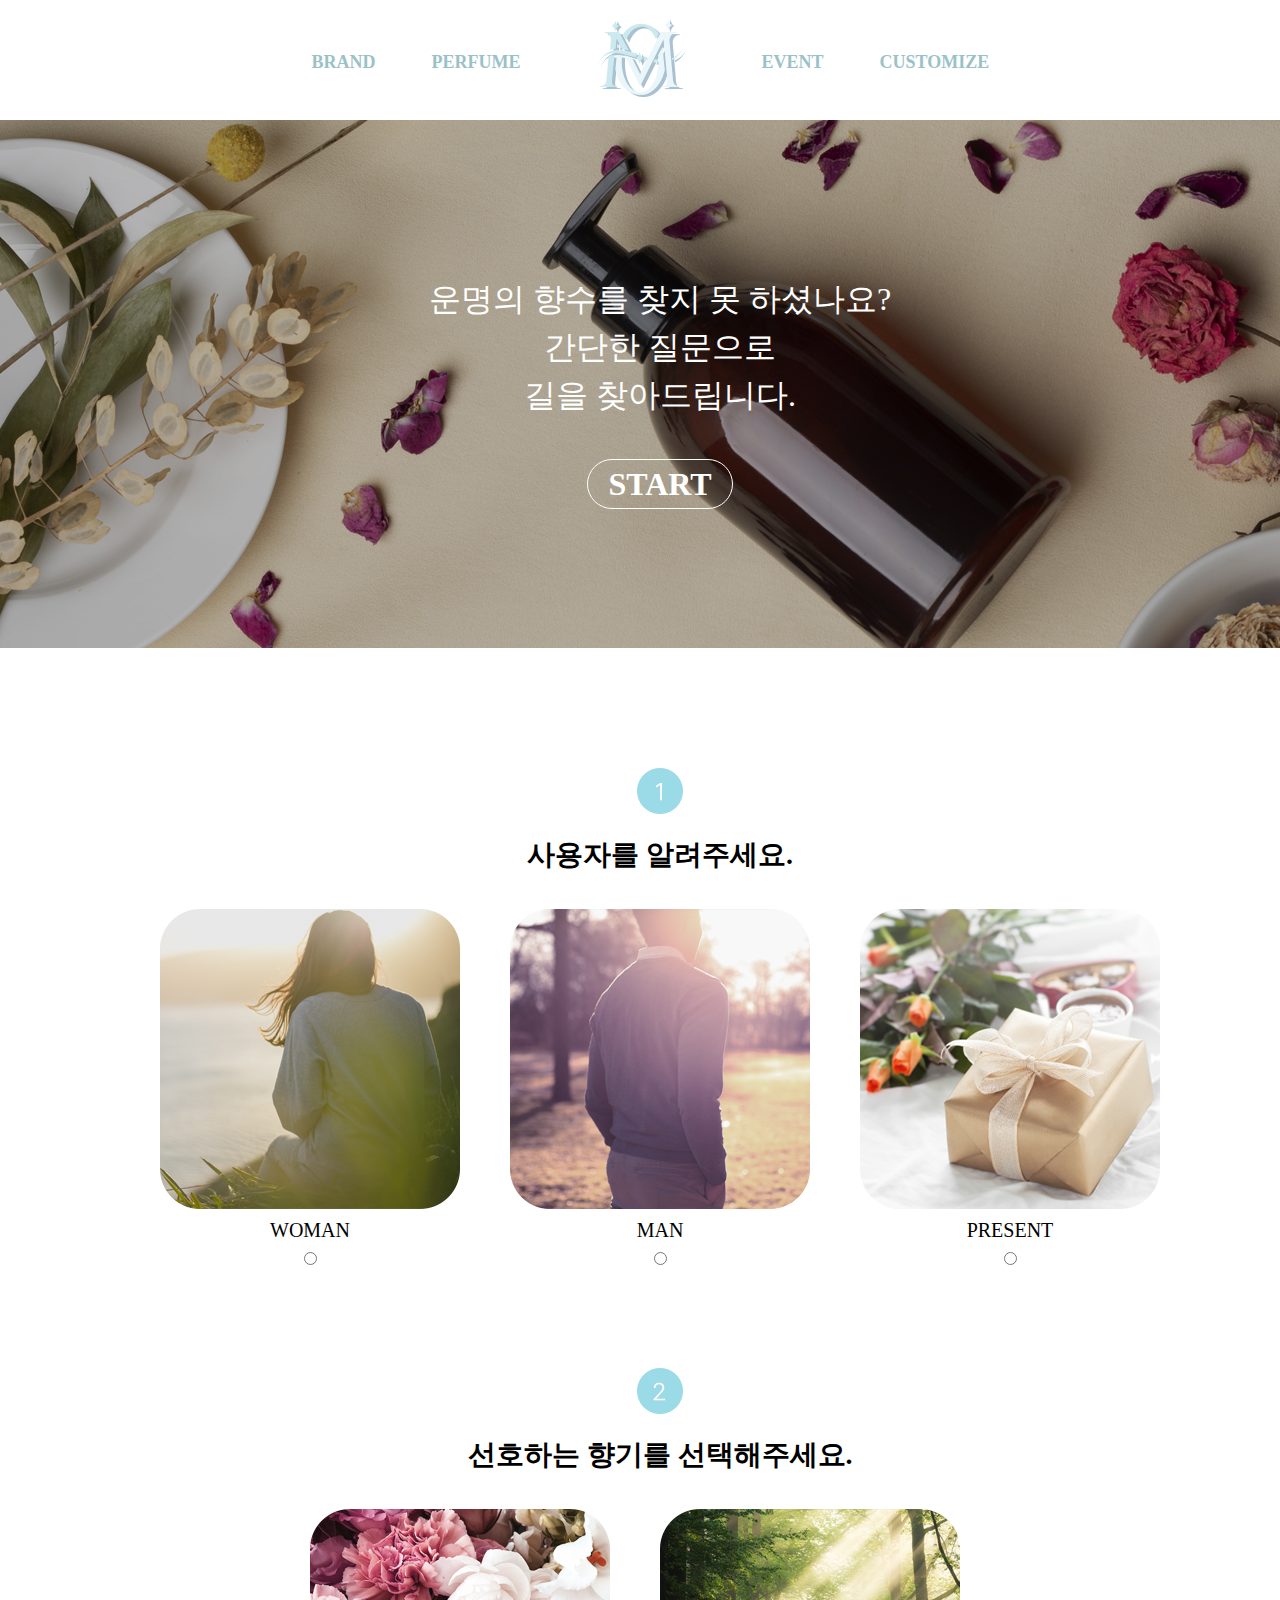
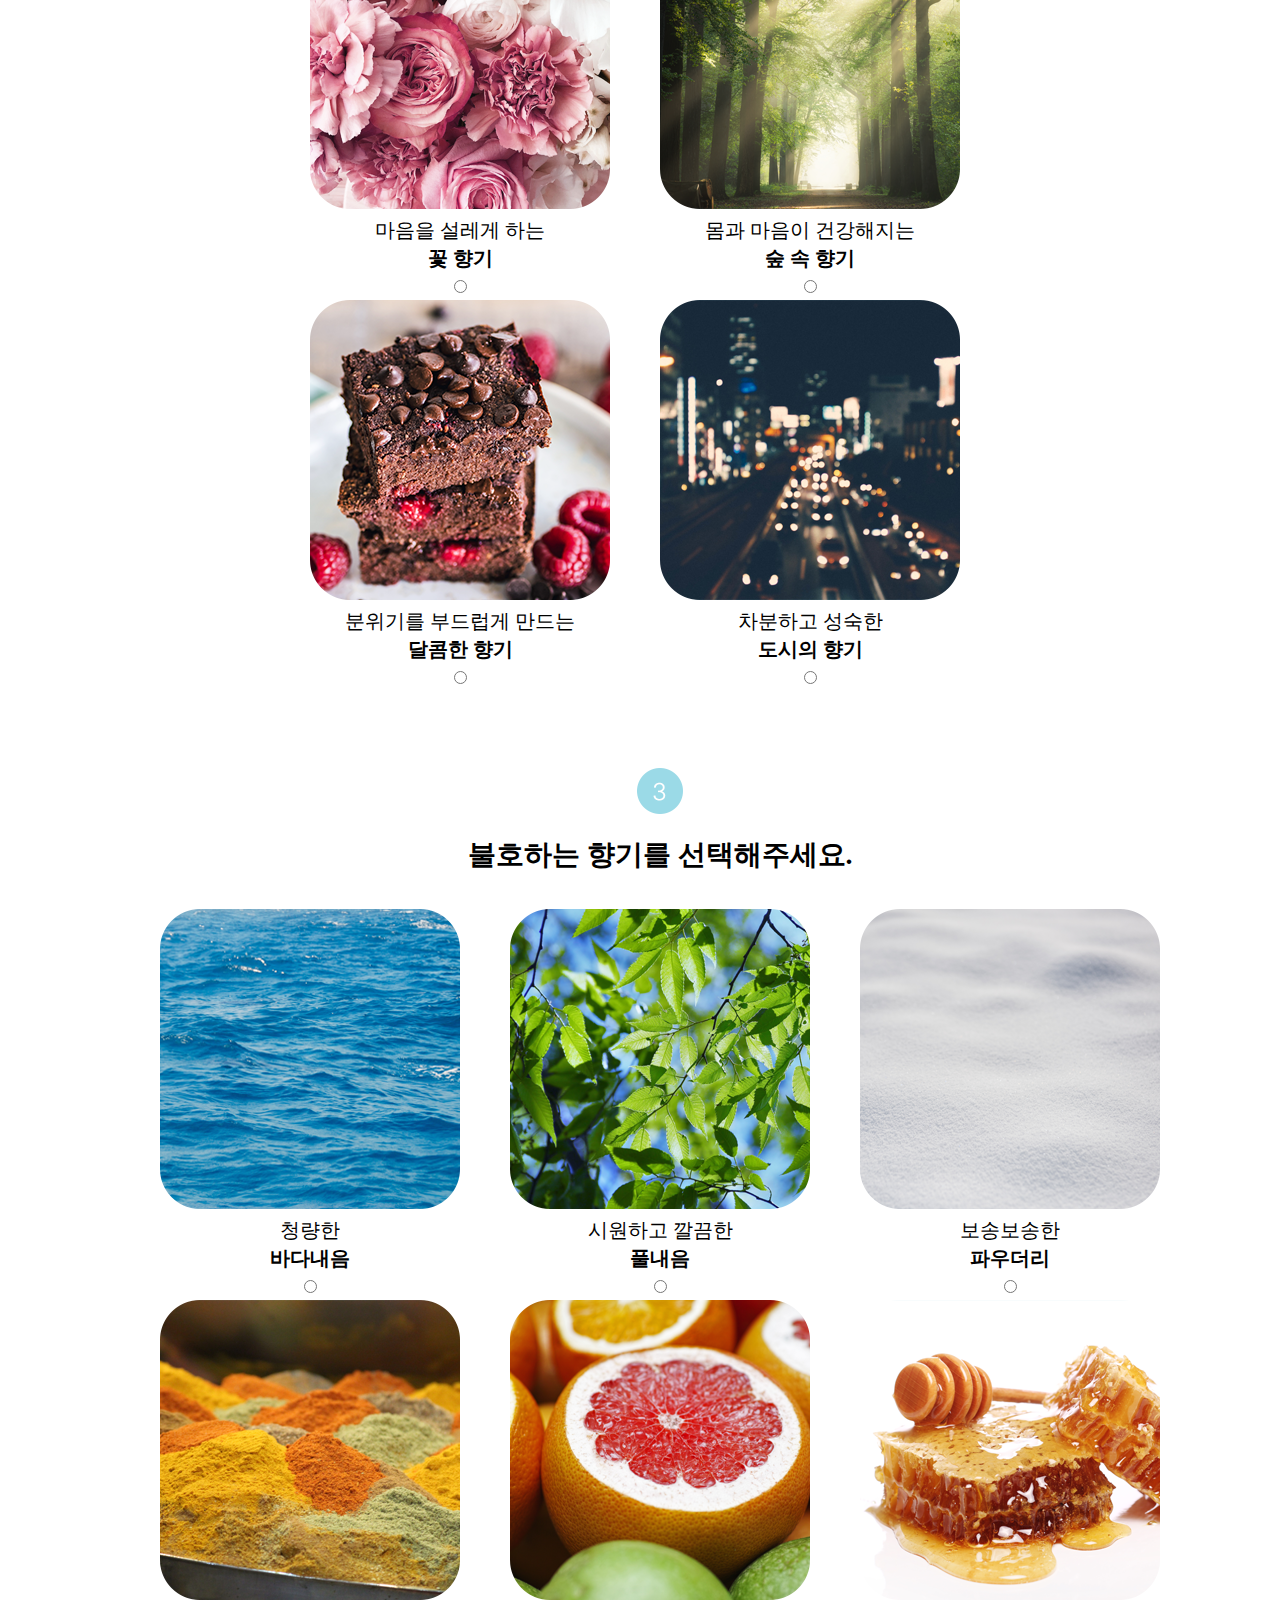
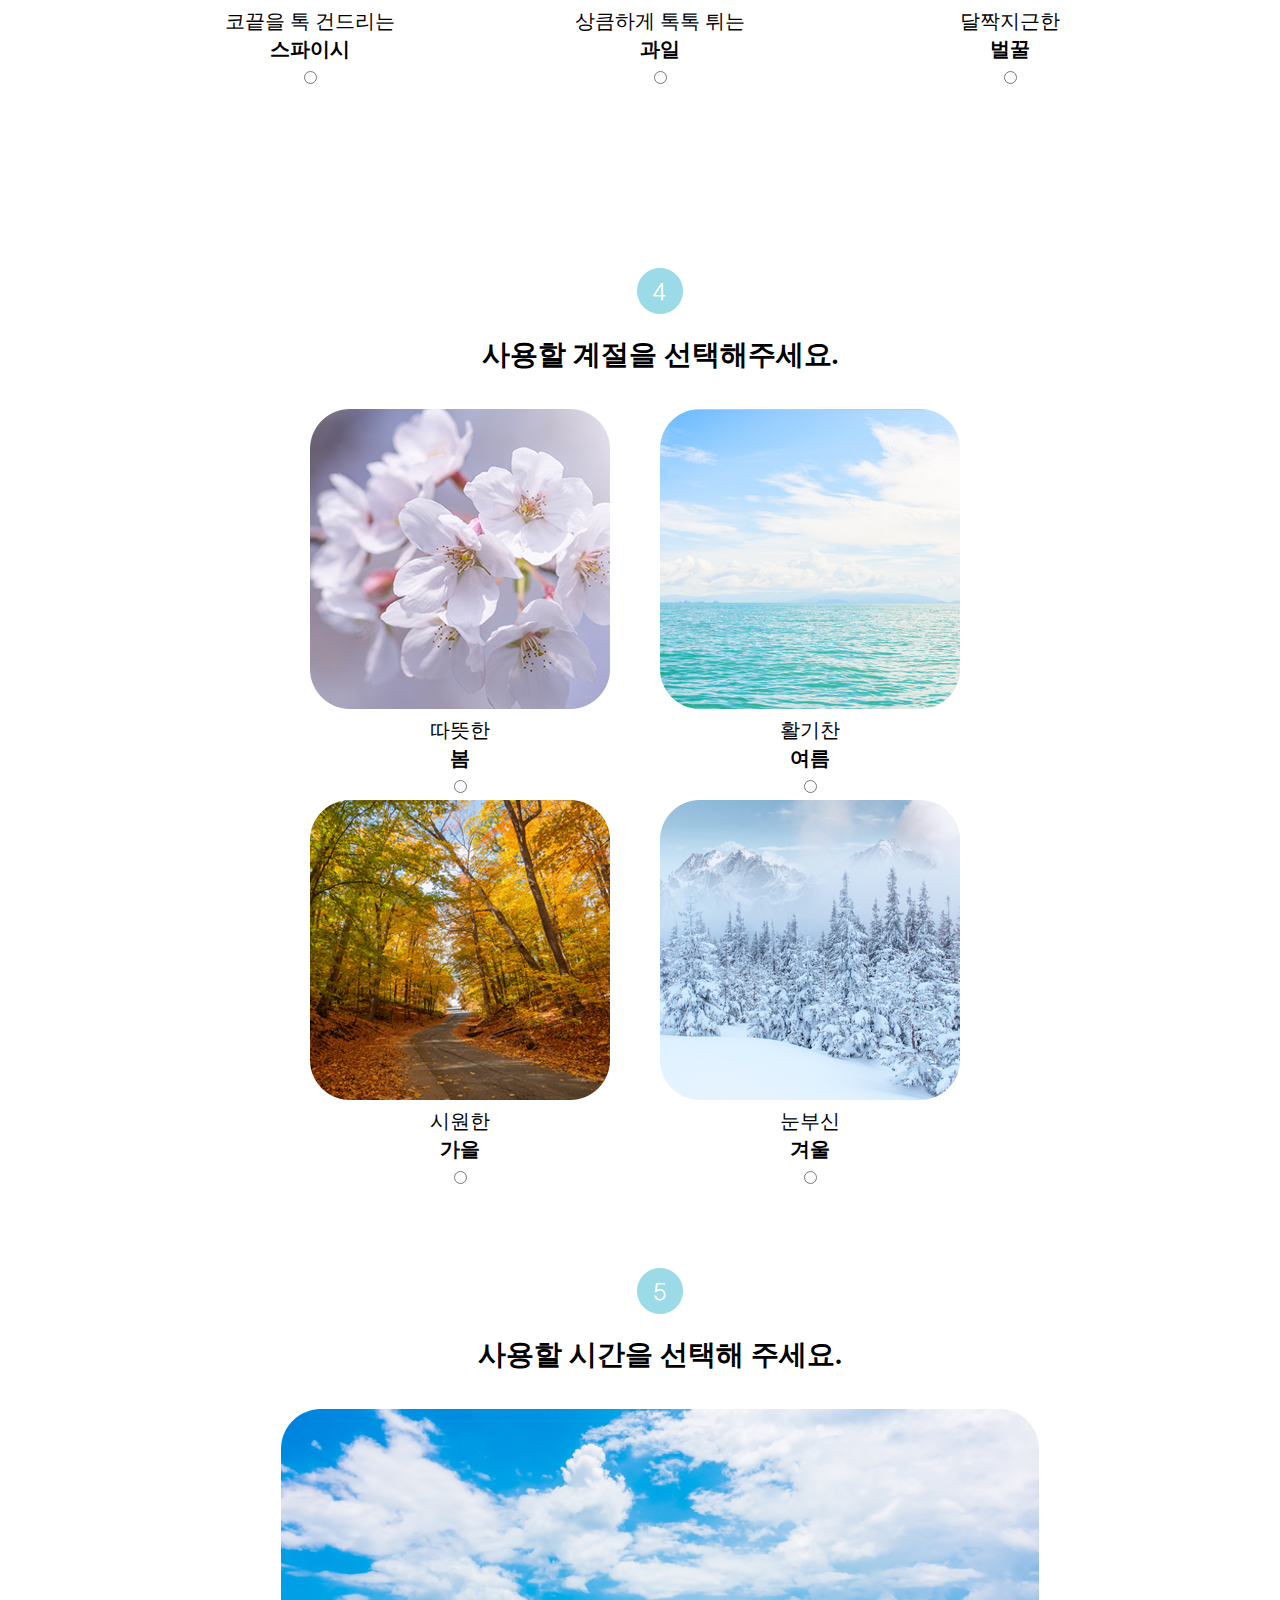
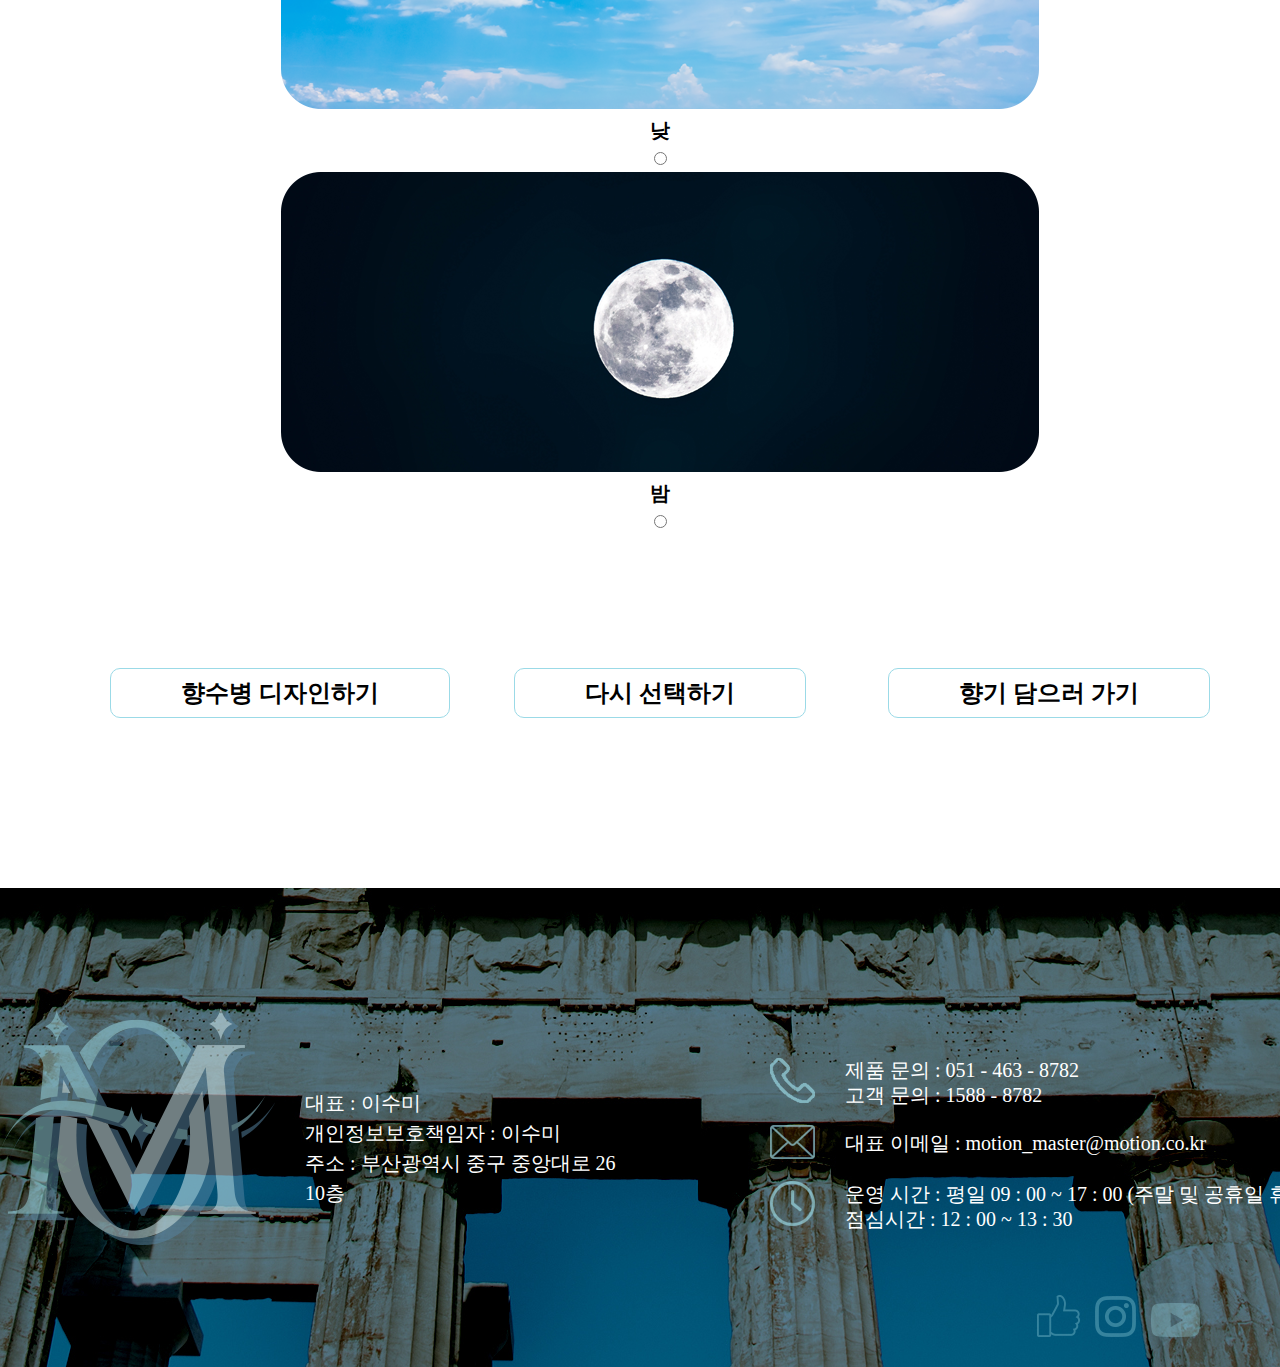
<file: sub3.html>
<!DOCTYPE html>
<html lang="ko">

<head>
    <meta charset="UTF-8">
    <meta http-equiv="X-UA-Compatible" content="IE=edge">
    <meta name="viewport" content="width=1400">
    <title>CUSTOMIZE</title>
    <link rel="icon" href="./images/icon.png" type="image/png">
    <link rel="stylesheet" href="./css/sub3.css">
</head>

<body>
    <div id="header">
        <div class="nav">
            <ul>
                <li><a href="./sub1.html">BRAND</a></li>
                <li><a href="./sub2.html">PERFUME</a></li>
                <li><a href="./index.html"><img src="./images/main/logo.png" alt="로고"></a></li>
                <li><a href="./sub4.html">EVENT</a></li>
                <li><a href="./sub3.html">CUSTOMIZE</a></li>
            </ul>
        </div>
        <div class="header_inner">
            <p>운명의 향수를 찾지 못 하셨나요? <br>
                간단한 질문으로 <br>
                길을 찾아드립니다.</p>
            <p><a href="#">
                    <b>START</b>
                    <span></span>
                    <!--버블-->
                    <span></span>
                    <!--버블-->
                    <span></span>
                    <!--버블-->
                    <span></span>
                    <!--버블-->
                </a></p>
        </div>
    </div>
        <form action="#">
            <div id="one">
                <!--성별 선택지-->
                <img src="./images/custom/one.png" alt="첫번째">
                <h4>사용자를 알려주세요.</h4>
                <ul>
                    <li>
                        <label for="one1">
                            <img src="./images/custom/woman.png" alt="여자"><br>
                            WOMAN
                        </label><br>
                        <input type="radio" name="yn" id="one1">
                    </li>

                    <li>
                        <label for="one2">
                            <img src="./images/custom/man.png" alt="남자"><br>
                            MAN
                        </label><br>
                        <input type="radio" name="yn" id="one2">
                    </li>

                    <li>
                        <label for="one3">
                            <img src="./images/custom/present.png" alt="선물"><br>
                            PRESENT
                        </label><br>
                        <input type="radio" name="yn" id="one3">
                    </li>
                </ul>
            </div>

            <div id="two">
                <!--선호 선택지-->
                <img src="./images/custom/two.png" alt="두번째">
                <h4>선호하는 향기를 선택해주세요.</h4>
                <ul>
                    <li>
                        <label for="two1">
                            <img src="./images/custom/flower.png" alt="플로랄"><br>
                            마음을 설레게 하는<br>
                                <b>꽃 향기</b>
                        </label><br>
                        <input type="radio" name="yn" id="two1">
                    </li>

                    <li>
                        <label for="two2">
                            <img src="./images/custom/froest.png" alt="숲"><br>
                            몸과 마음이 건강해지는<br>
                                <b>숲 속 향기</b>
                        </label><br>
                        <input type="radio" name="yn" id="two2">
                    </li>

                    <li>
                        <label for="two3">
                            <img src="./images/custom/drssert.png" alt="초콜릿"><br>
                            분위기를 부드럽게 만드는<br>
                                <b>달콤한 향기</b>
                        </label><br>
                        <input type="radio" name="yn" id="two3">

                    <li>
                        <label for="two4">
                            <img src="./images/custom/city.png" alt="도시"><br>
                            차분하고 성숙한<br>
                                <b>도시의 향기</b>
                        </label><br>
                        <input type="radio" name="yn" id="two4">
                    </li>
                </ul>
            </div>

            <div id="three">
                <!--불호 선택지-->
                <img src="./images/custom/three.png" alt="세번째">
                <h4>불호하는 향기를 선택해주세요.</h4>
                <ul>
                    <li>
                        <label for="three1">
                            <img src="./images/custom/sea.png" alt="바다"><br>
                            청량한<br>
                                <b>바다내음</b>
                        </label><br>
                        <input type="radio" name="yn" id="three1">
                    </li>

                    <li>
                        <label for="three2">
                            <img src="./images/custom/green.png" alt="풀"><br>
                            시원하고 깔끔한<br>
                                <b>풀내음</b>
                        </label><br>
                        <input type="radio" name="yn" id="three2">
                    </li>

                    <li>
                        <label for="three3">
                            <img src="./images/custom/pauderi.png" alt="파우더리"><br>
                            보송보송한<br>
                                <b>파우더리</b>
                        </label><br>
                        <input type="radio" name="yn" id="three3">

                    <li>
                        <label for="three4">
                            <img src="./images/custom/spaicy.png" alt="스파이시"><br>
                            코끝을 톡 건드리는<br>
                                <b>스파이시</b>
                        </label><br>
                        <input type="radio" name="yn" id="three4">
                    </li>

                    <li>
                        <label for="three5">
                            <img src="./images/custom/furite.png" alt="과일"><br>
                            상큼하게 톡톡 튀는<br>
                                <b>과일</b>
                        </label><br>
                        <input type="radio" name="yn" id="three5">
                    </li>

                    <li>
                        <label for="three6">
                            <img src="./images/custom/honey.png" alt="벌꿀"><br>
                            달짝지근한<br>
                                <b>벌꿀</b>
                        </label><br>
                        <input type="radio" name="yn" id="three6">
                    </li>
                </ul>
            </div>


            <div id="four">
                <!--계절 선택지-->
                <img src="./images/custom/four.png" alt="네번째">
                <h4>사용할 계절을 선택해주세요.</h4>
                <ul>
                    <li>
                        <label for="four1">
                            <img src="./images/custom/spring.png" alt="봄"><br>
                            따뜻한<br>
                                <b>봄</b>
                        </label><br>
                        <input type="radio" name="yn" id="four1">
                    </li>

                    <li>
                        <label for="four2">
                            <img src="./images/custom/summer.png" alt="여름"><br>
                            활기찬<br>
                                <b>여름</b>
                        </label><br>
                        <input type="radio" name="yn" id="four2">
                    </li>

                    <li>
                        <label for="four3">
                            <img src="./images/custom/atom.png" alt="가을"><br>
                            시원한<br>
                                <b>가을</b>
                        </label><br>
                        <input type="radio" name="yn" id="four3">

                    <li>
                        <label for="four4">
                            <img src="./images/custom/winter.png" alt="겨울"><br>
                            눈부신<br>
                                <b>겨울</b>
                        </label><br>
                        <input type="radio" name="yn" id="four4">
                    </li>
                </ul>
            </div>

            <div id="five">
                <!--시간 선택지-->
                <img src="./images/custom/five.png" alt="다섯번째">
                <h4>사용할 시간을 선택해 주세요.</h4>
                <ul>
                    <li>
                        <label for="five1">
                            <img src="./images/custom/am.png" alt="낮"><br>
                            <b>낮</b>
                        </label><br>
                        <input type="radio" name="yn" id="five1">
                    </li>

                    <li>
                        <label for="five2">
                            <img src="./images/custom/pm.png" alt="밤"><br>
                            <b>밤</b>
                        </label><br>
                        <input type="radio" name="yn" id="five2">
                    </li>
                </ul>
            </div>
            <div id="button">
                <div class="button1">
                    <!--버튼-->
                    <a href="#"><b>향수병 디자인하기</b></a>
                    <a href="#"><b>다시 선택하기</b></a>
                    <a href="#"><b>향기 담으러 가기</b></a>
                </div>
            </div>
        </form>

        <div id="footer">
            <!--풋터-->
            <div class="footer_inner">
                <!--풋터 내용-->
                <div class="left">
                    <!--왼쪽-->
                    <a href="#" class="footer_logo"><img src="./images/main/footerlogo.png" alt="풋터로고"></a>
                    <p>
                        대표 : 이수미 <br>
                        개인정보보호책임자 : 이수미 <br>
                        주소 : 부산광역시 중구 중앙대로 26 10층
                    </p>
                </div>
                <!--왼쪽-->
                <div class="right">
                    <!--오른쪽-->
                    <ul>
                        <li><img src="./images/main/call.png" alt="전화기"></li>
                        <li><img src="./images/main/mail.png" alt="메일"></li>
                        <li><img src="./images/main/clock.png" alt="시계"></li>
                    </ul>
                    <p>
                        제품 문의 : 051 - 463 - 8782 <br>
                        고객 문의 : 1588 - 8782
                    </p>
                    <p>
                        대표 이메일 : motion_master@motion.co.kr
                    </p>
                    <p>
                        운영 시간 : 평일 09 : 00 ~ 17 : 00 (주말 및 공휴일 휴무) <br>
                        점심시간 : 12 : 00 ~ 13 : 30
                    </p>
                    <p>
                    <p class="sns">
                        <a href="#"><img src="./images/main/facebook.png" alt="페이스북"></a>
                        <a href="#"><img src="./images/main/instar.png" alt="인스타"></a>
                        <a href="#"><img src="./images/main/youtube.png" alt="유튜브"></a>
                    </p>
                </div>
                <!--오른쪽-->
            </div>
            <!--풋터 내용-->
        </div>
        <!--풋터-->
        <!-- js -->
        <script src="https://code.jquery.com/jquery-2.2.0.min.js"></script>
        <script src="./script/script_sub3.js"></script><!-- aos 소스 -->

</body>
</html>
</file>
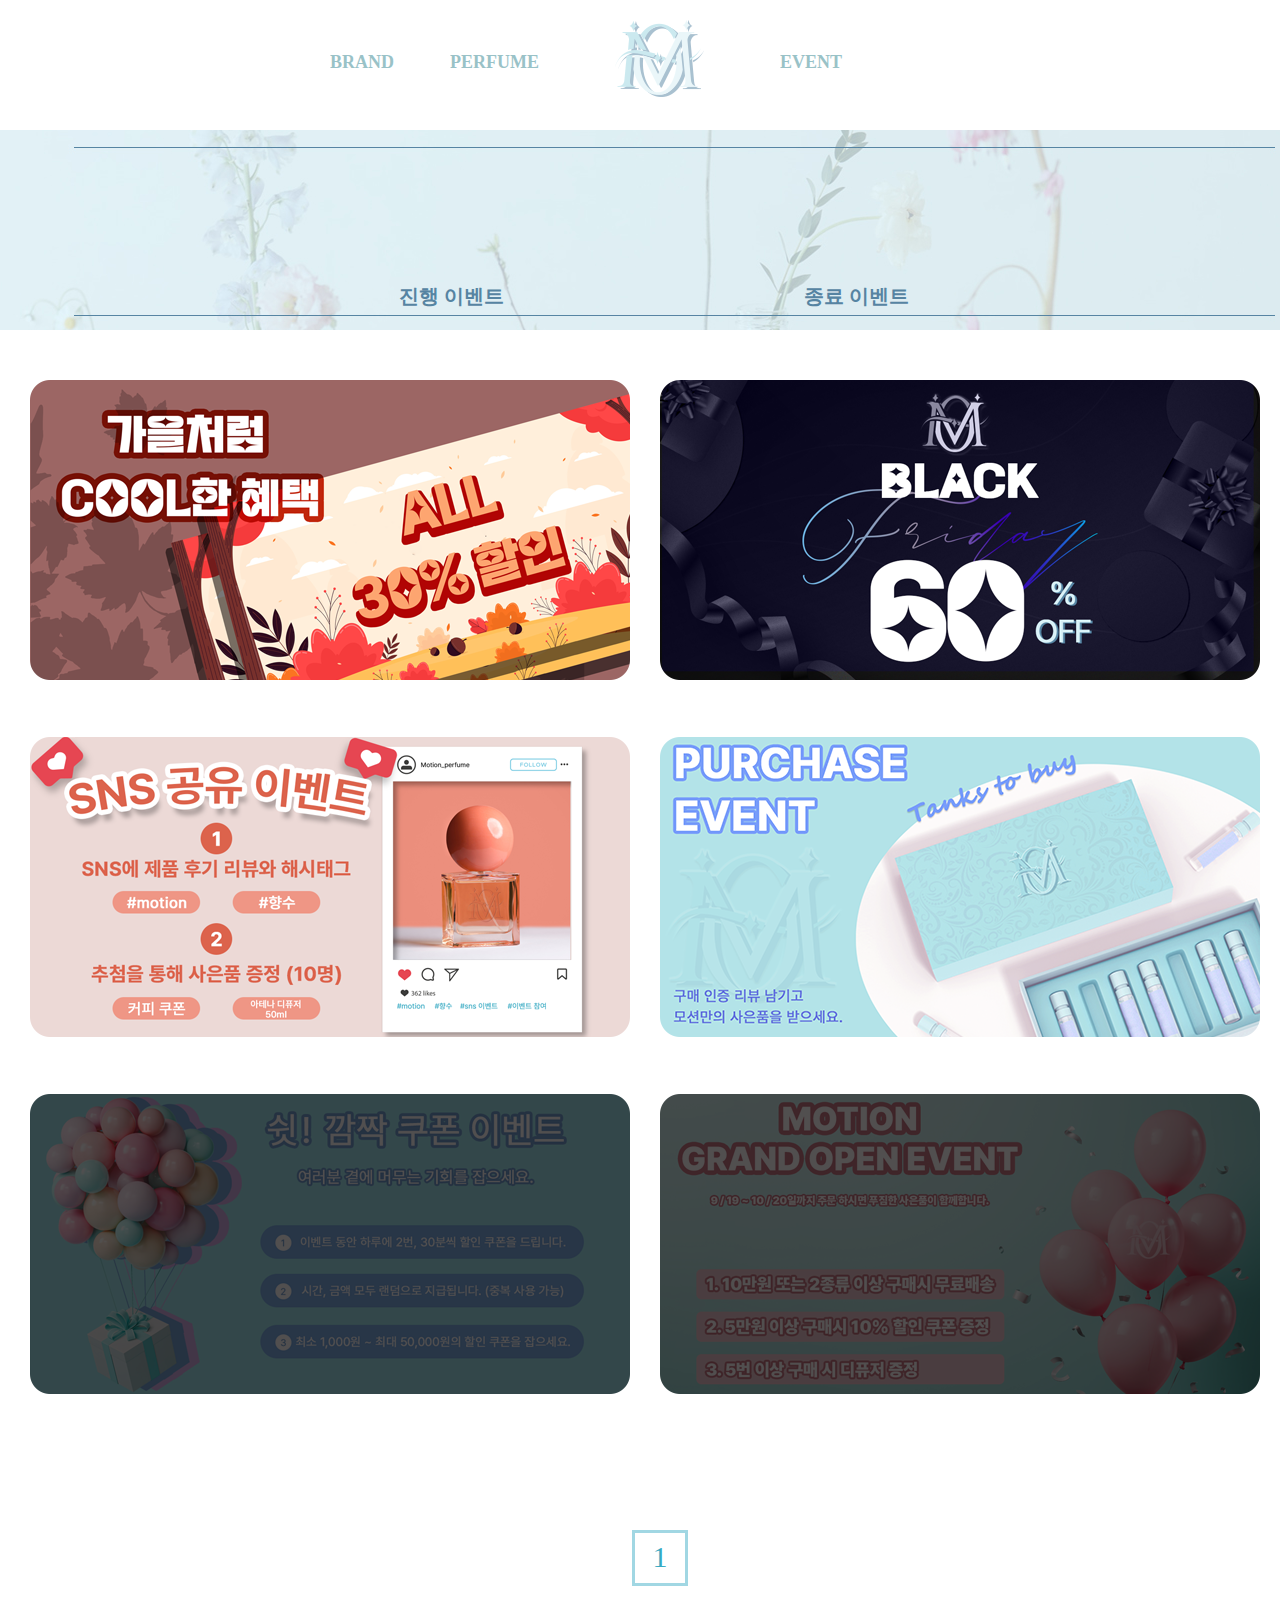
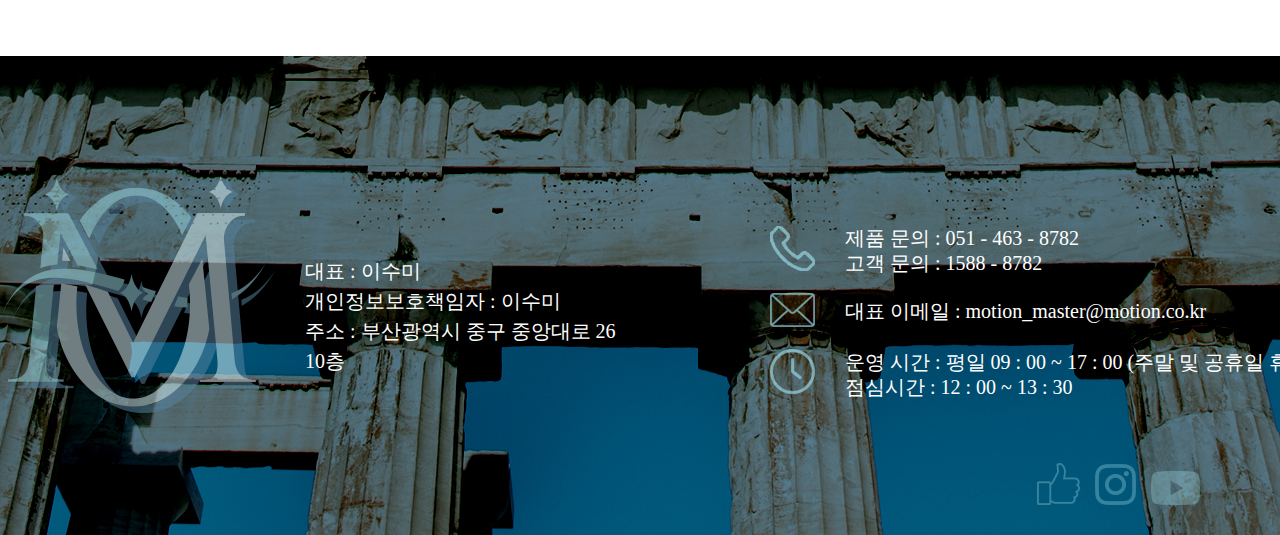
<file: sub4.html>
<!DOCTYPE html>
<html lang="ko">
<head>
    <meta charset="UTF-8">
    <meta http-equiv="X-UA-Compatible" content="IE=edge">
    <meta name="viewport" content="width=1400">
    <title>EVENT</title>
    <link rel="icon" href="./images/icon.png" type="image/png">
    <link rel="stylesheet" href="./css/sub4.css">
</head>
<body>
    <div id="header">
        <div class="nav">
            <ul>
                <li><a href="./sub1.html">BRAND</a></li>
                <li><a href="./sub2.html">PERFUME</a></li>
                <li><a href="./index.html"><img src="./images/main/logo.png" alt="로고"></a></li>
                <li><a href="./sub4.html">EVENT</a></li>
                <li><a href="./sub3.html">CUSTOMIZE</a></li>
            </ul>
        </div>
        </div>
        <div id="header_inner">
            <div class="button">
                <p><a href="#"><b>진행 이벤트</b></a></p>
                <p><a href="#"><b>종료 이벤트</b></a></p>
            </div>
        </div>
        <div id="banner">
            <ul>
                <li><a href="#none"><img src="./images/event/autom.png" alt="가을이벤트"></a></li>
                <li><a href="#none"><img src="./images/event/black.png" alt="블랙프라이데이"></a></li>
                <li><a href="#none"><img src="./images/event/sns.png" alt="sns이벤트"></a></li>
                <li><a href="#none"><img src="./images/event/buy.png" alt="구매이벤트"></a></li>
                <!--보이는 내용-->
                <li><img src="./images/event/end1.png" alt="종료이벤트1"></li>
                <li><img src="./images/event/end2.png" alt="종료이벤트2"></li>
            </ul>
        </div>
        <div class="popup popup1">
            <!--팝업 배경-->
            <div>
                <!--가운데 창-->
                <img src="./images/event/popup/autompopup.jpg" alt="가을이벤트안내">
                <p><a href="#none">close X</a></p>
            </div>
            <!--가운데 창-->
        </div>
        <div class="popup popup2">
            <!--팝업 배경-->
            <div>
                <!--가운데 창-->
                <img src="./images/event/popup/blackpopup.jpg" alt="블랙프라이데이안내">
                <p><a href="#none">close X</a></p>
            </div>
            <!--가운데 창-->
        </div>
        <div class="popup popup3">
            <!--팝업 배경-->
            <div>
                <img src="./images/event/popup/snspopup.jpg" alt="sns이벤트안내">
                <p><a href="#none">close X</a></p>
            </div>
            <!--가운데 창-->
        </div>
        <div class="popup popup4">
            <!--팝업 배경-->
            <div>
                <!--가운데 창-->
                <img src="./images/event/popup/buypopup.jpg" alt="구매이벤트안내">
                <p><a href="#none">close X</a></p>
            </div>
            <!--가운데 창-->
        </div>
        <div class="page">
            <p>1</p>
        </div>
        <div id="footer">
            <!--풋터-->
            <div class="footer_inner">
                <!--풋터 내용-->
                <div class="left">
                    <!--왼쪽-->
                    <a href="#" class="footer_logo"><img src="./images/main/footerlogo.png" alt="풋터로고"></a>
                    <p>
                        대표 : 이수미 <br>
                        개인정보보호책임자 : 이수미 <br>
                        주소 : 부산광역시 중구 중앙대로 26 10층
                    </p>
                </div>
                <!--왼쪽-->
                <div class="right">
                    <!--오른쪽-->
                    <ul>
                        <li><img src="./images/main/call.png" alt="전화기"></li>
                    <li><img src="./images/main/mail.png" alt="메일"></li>
                    <li><img src="./images/main/clock.png" alt="시계"></li>
                </ul>
                <p>
                    제품 문의 : 051 - 463 - 8782 <br>
                    고객 문의 : 1588 - 8782
                </p>
                <p>
                    대표 이메일 : motion_master@motion.co.kr
                </p>
                <p>
                    운영 시간 : 평일 09 : 00 ~ 17 : 00 (주말 및 공휴일 휴무) <br>
                    점심시간 : 12 : 00 ~ 13 : 30
                </p>
                <p>
                <p class="sns">
                    <a href="#"><img src="./images/main/facebook.png" alt="페이스북"></a>
                    <a href="#"><img src="./images/main/instar.png" alt="인스타"></a>
                    <a href="#"><img src="./images/main/youtube.png" alt="유튜브"></a>
                </p>
            </div>
            <!--오른쪽-->
        </div>
        <!--풋터 내용-->
    </div>
    <!--풋터-->
    <script src="https://code.jquery.com/jquery-2.2.0.min.js"></script>
    <script src="./script/popup.js"></script><!--내가 만든 소스-->
</body>
</html>
</file>
<file: css/main.css>
*{
    margin: 0;
    padding: 0;
}
li{
    list-style: none;
}
a{
    text-decoration: none;
    color: black;
}
body{
    color: black;
    font-size: 16px;
    font-family: 'pretendard';
    line-height: 24px;
    min-width: 1320px;
}
#header{
    height: 547px;
    background: url(../images/main/bg1.jpg) no-repeat 50% 0;
}
.header_inner{
    padding-top: 60px;
    text-align: center;
    width: 1320px;
    margin: 0 auto;
}
.header_inner h1{
    color: white;
    border-bottom: 2px solid white;
    font-size: 36px;
    font-weight: 600;
}
.header_inner h1, .header_inner img{
    padding-bottom: 40px;
}
.header_inner p{
    color: white;
    padding-top: 20px;
    font-weight: 500;
    font-size: 18px;
}
.nav{
    width: 836px;
    height: 240px;
    margin: 0 auto;
    padding-top: 30px;
}
.nav ul{
    text-align: center;
}
.nav li{
   float: left;
   margin-top: 33px;
   padding-top: 55px;
}
.nav li img{
    padding: 0 20px;
}
.nav li a{
    opacity: 0.5;
}
.nav li a:hover{
    opacity: 1;
}
.nav li:nth-child(3){
margin-top: 0;
}
.nav a{
    font-size: 18px;
    font-weight: bold;
    color: #358691;
    padding: 0 40px;
}
#center{
    background: url(../images/main/bg2.jpg) no-repeat 50% 0;
    height: 431px;
}
#center h2{
    color: white;
    padding-left: 39%;
    padding-top: 60px;
    font-size: 42px;
    font-weight: 300;
}
.fragrance{
    width: 1320px;
    margin: 0 auto;
}
.fragrance ul{
    margin-top: 180px;
}
.fragrance li{
    padding: 0 85px;
    text-align: center;
    float: left;
}
@keyframes ani{
    0%{transform: rotate(0);}
    50%{transform: rotate(-5deg);}
    90%{transform: rotate(-5deg);}
    95%{transform: rotate(-3deg);}
    98%{transform: rotate(-1deg);}
    100%{transform: rotate(0);}
}
.fragrance li:hover img{
    animation: ani 0.4s linear;
    transform-origin: bottom;
}
#series{
    background: url(../images/main/bg3.jpg) no-repeat 50% 0;
    height: 1200px;
    margin-top: 350px;
    text-align: center;
}
#series ul{
    width: 700px;
    height: 1000px;
}
.hover{
    height: 600px;
}
.hover h2{
    color: white;
    font-weight: 300;
    font-size: 36px;
    padding-top: 50px;
}
.hover_inner{
    margin: 0 auto;
    width: 1000px;
}
.left_top{
    float: left;
    width: 336px;
    height: 458px;
}
.right_top{
    float: right;
    width: 336px;
    height: 458px;
}
.hover_inner div {
    position: relative;
    margin-top: 70px;
}
.hover_inner div img:nth-child(2){
    position: absolute;
    top: 0;
    left: 0;
    opacity: 0;
}
.hover_inner div img{
    transition: all 1s;
}

.hover_inner div:hover img{
    transform: rotateY(180deg);
    opacity: 1;
}
#under{
    margin-top: 20px;
    height: 600px;
}
#under ul{
    width: 1320px;
    margin: 250px auto;
    height: 300px;
}
.under_inner ul li{
    float: left;
    width: 426px;
    height: 386px;
    position: relative;
    overflow: hidden;
}
.under_inner ul li:nth-child(2){
    margin: 0 20px;
}
.under_inner li:hover img{
    transform: scale(1.2, 1.2);
}
.under_inner li img{
    transition: all 1s;
}
.box{
    position: absolute;
    top: 0;
    left: 0;
    background-color: rgba(0, 0, 0, 0.5);
    width: 100%;
    height: 386px;
    text-align: center;
    color: #fff;
    opacity: 0;
    transition: opacity 1s;
}
.under_inner li:hover .box{
    opacity: 1;
}
.logo{
    float: left;
}
.right ul{
    margin-right: 30px;
    float: left;
}
.right li:nth-child(2){
    padding: 15px 0;
}
.sns a{
    display: inline-block;
    margin-left: 10px;
    opacity: 0.5;/*반투명*/
}
.sns a:hover{
    opacity: 1;/*선명*/
}
.box h3{
    padding: 5px 0;
    padding-top: 10px;
}
.box h1{
    padding-top: 150px;
}
#footer{
    background: url(../images/main/footer.jpg) no-repeat 50% 0;
    height: 479px;
    position: relative;
}
.footer_inner{
    width: 1320px;
    margin: 0 auto;
    color: #fff;
}
.left{
    position: absolute;
    float: left;
    width: 602px;
    top: 50%;
    margin-top: -120px;
}
.left p{
    padding-top: 80px;
    line-height: 30px;
}
.left img{
    padding-right: 30px;
}
.right{
    float: right;
    width: 550px;
    top: 50%;
    margin-top: 170px;
    margin-right: 0;
}
.right p{
    line-height: 25px;
}
.right p:nth-child(3){
    padding-top: 23px;
}
.right p:nth-child(4){
    padding-top: 26px;
}
.sns{
    position: absolute;
    top: 85%;
    right: 50%;
    margin-right: -540px;
}
</file>
<file: css/sub1.css>
* {
    margin: 0;
    padding: 0;
}

li {
    list-style: none;
}

a {
    text-decoration: none;
    color: black;
}

body {
    color: black;
    font-size: 16px;
    font-family: 'pretendard';
    line-height: 24px;
    min-width: 1320px;
}

#header {
    background: url(../images/brand/bg1.jpg) no-repeat 50% 0;
    height: 585px;
}

.nav {
    width: 716px;
    margin: 0 auto;
    height: 82px;
    left: 50%;
}
.nav li img{
    padding: 0 20px;
}
.nav ul {
    text-align: center;
}

.nav li {
    float: left;
    padding: 20px;
    margin-top: 27px;
}

.nav a {
    opacity: 0.5;
    font-size: 18px;
    font-weight: bold;
    color: #358691;
    padding: 20px 8px;
}

.nav a:hover {
    opacity: 1;
}
.nav li:nth-child(3){
    margin-top: 0;
    }

.re {
    width: 479px;
    height: 330px;
    color: white;
    line-height: 40px;
    position: absolute;
    top: 240px;
    left: 50%;
    margin-left: -650px;
}

.re h1 {
    font-size: 60px;
    padding-left: 75px;
    font-weight: 400;
    border-bottom: 1px solid white;
    padding-bottom: 13px;
    line-height: 60px;
}

.re p {
    text-align: center;
    padding-top: 13px;
    font-size: 26px;
}

#hover{
    width: 998px;
    height: 1120px;
    margin: 0 auto;
}
#hover h3{
    text-align: center;
    color: #86a9bd;
    font-size: 40px;
    font-weight: 500;
    margin-top: 70px;
    padding: 70px 0;
}
#hover_inner{
    margin: 0 auto;
}
.left_top{
    float: left;
    width: 447px;
    height: 425px;
}
.right_top{
    float: right;
    width: 540px;
    height: 425px;
}
.hover_inner div {
    position: relative;
    margin-top: 10px;
    overflow: hidden;

}
.hover_inner div img:nth-child(2){
    position: absolute;
    top: 0;
    left: 0;
    opacity: 0;
}
.hover_inner div:hover img:nth-child(1){
    opacity: 0;
}

.hover_inner div img{
    transition: all 1.5s;
}

.hover_inner div:hover img{
    transform: rotateY(180deg);
    opacity: 1;
}
.bg2{
    height: 600px;
    background: url(../images/brand/bg2logo.jpg) no-repeat 50% 0 fixed;
    position: relative;
}
.bg2 p{
    text-align: center;
    position: absolute;
    left: 50%;
    margin-top: 278px;
    margin-left: -200px;
    color: white;
    font-size: 24px;
    line-height: 28px;
}
.logo{
    width: 1320px;
    height: 930px;
    margin: 0 auto;
    text-align: center;
    position: relative;
    overflow: hidden;
}

.logo h3{
    color: #86a9bd;
    font-size: 40px;
    font-weight: 500;
    margin-top: 70px;
    padding: 70px 0;
}
.logo img{
    margin-left: -280px;
    padding-top: 90px;
}
.logo p{
    line-height: 26px;
    padding-top: 30px;
    font-size: 20px;
}
.logo p:nth-child(3){
    position: absolute;
    left: 162px;
    top: 265px;
    font-size: 16px;
}
.logo p:nth-child(4){
    position: absolute;
    left: 21px;
    top: 382px;
    font-size: 16px;
}
.logo p:nth-child(5){
    position: absolute;
    left: 864px;
    top: 298px;
    font-size: 16px;
}
.color{
    width: 1170px;
    height: 1000px;
    text-align: center;
    margin: 0 auto;
}
.color h3{
    color: #86a9bd;
    font-size: 40px;
    font-weight: 500;
    margin-top: 100px;
    padding: 70px 0;
}
.color ul{
    margin: 100px auto;
    height: 500px;
}
.color_inner ul li{
    float: left;
    width: 378px;
    height: 494px;
    position: relative;
    overflow: hidden;
}
.color_inner li:nth-child(2){
    margin: 0 15px;
}
.color_inner li:hover img{
    transform: scale(1.1, 1.1);
}
.color_inner li img{
    transition: all 1s;
}
.box1{
    position: absolute;
    top: 0;
    left: 0;
    background-color: rgba(214, 239, 245, 1);
    width: 100%;
    height: 494px;
    text-align: center;
    color: #fff;
    opacity: 0;
    transition: opacity 1s;
}
.color_inner li:hover .box1{
    opacity: 1;
}
.box1.bg4{
    background-color: rgba(136, 215, 229, 1);
}
.box1.bg5{
    background-color: rgba(83, 146, 188, 1);
}
.box1>p{
    padding-top: 230px;
    font-size: 16px;
}
.box1 h4{
    padding-top: 3px;
    font-size: 24px;
}
.hand{
    height: 410px;
    background: url(../images/brand/bg3fixed.jpg) no-repeat 50% 0 fixed;
}
.hand p{
    color: white;
    text-align: center;
    font-size: 24px;
    line-height: 32px;
    padding-top: 165px;
}
.map{
    text-align: center;
    margin: 0 auto;
}
.map h3{
    color: #86a9bd;
    font-size: 40px;
    font-weight: 500;
    margin-top: 100px;
    padding: 70px 0;
}
.bus{
    margin-top: 80px;
}
.right ul{
    margin-right: 30px;
    float: left;
}
.right li:nth-child(2){
    padding: 15px 0;
}
.sns a{
    display: inline-block;
    margin-left: 10px;
    opacity: 0.5;/*반투명*/
}
.sns a:hover{
    opacity: 1;/*선명*/
}
.box h3{
    padding: 5px 0;
    padding-top: 10px;
}
.box h1{
    padding-top: 150px;
}
#footer{
    margin-top: 70px;
    background: url(../images/main/footer.jpg) no-repeat 50% 0;
    height: 479px;
    position: relative;
}
.footer_inner{
    width: 1320px;
    margin: 0 auto;
    color: #fff;
}
.left{
    position: absolute;
    float: left;
    width: 602px;
    top: 50%;
    margin-top: -120px;
}
.left p{
    padding-top: 80px;
    line-height: 30px;
}
.left img{
    padding-right: 30px;
}
.right{
    float: right;
    width: 550px;
    top: 50%;
    margin-top: 170px;
    margin-right: 0;
}
.right p{
    line-height: 25px;
}
.right p:nth-child(3){
    padding-top: 23px;
}
.right p:nth-child(4){
    padding-top: 26px;
}
.sns{
    position: absolute;
    top: 85%;
    right: 50%;
    margin-right: -540px;
}
.footer_logo{
    float: left;
}
</file>
<file: css/sub2.css>
*{
    margin: 0;
    padding: 0;
}
li {
    list-style: none;
}

a {
    text-decoration: none;
    color: black;
}

body {
    color: black;
    font-size: 16px;
    font-family: 'pretendard';
    line-height: 24px;
    min-width: 1320px;
}
#header{
    background: url(../images/perfume/bg1.jpg) no-repeat 50% 0;
    height: 400px;
    position: relative;
}
#header h1{
    color: white;
    font-size: 30px;
    font-weight: 400;
    border-bottom: 1px solid white;
    display: inline-block;
    padding-bottom: 18px;
    line-height: 36px;
    position: absolute;
    margin-top: 9%;
    margin-left: 15%;
}
.perfume{
    width: 460px;
    height: 330px;
    color: white;
    line-height: 45px;
    position: absolute;
    top: 120px;
    left: 50%;
    margin-left: -650px;
}
.nav{
    width: 836px;
    height: 240px;
    margin: 0 auto;
    padding-top: 30px;
}
.nav ul{
    text-align: center;
}
.nav li{
   float: left;
   margin-top: 33px;
   padding-top: 55px;
}
.nav li img{
    padding: 0 20px;
}
.nav li a{
    opacity: 0.5;
}
.nav li a:hover{
    opacity: 1;
}
.nav li:nth-child(3){
margin-top: 0;
}
.nav a{
    font-size: 18px;
    font-weight: bold;
    color: #358691;
    padding: 0 40px;
}
.button{
    width: 500px;
    margin: 0 auto;
    margin-bottom: 150px;
}
.button a{
    text-decoration: none;
    color: #358691;
    font-size: 20px;
    font-weight: bold;
    border: 2px solid #9bdae7;
    display: inline-block;
    padding: 10px 30px;
    border-radius: 50px;
    box-shadow: 10px 10px 0 #9bdae7;
    transition: all 0.7s;
}
.button a:nth-child(1){
    margin-right: 200px;
}
.button a:hover{
    box-shadow: 0px 0px 0 #9bdae7;
    transform: translate(10px, 10px);
}
#god{
    height: 1500px;
}
.god{
    background: url(../images/perfume/god3.jpg) no-repeat 50% 0 fixed;
    height: 320px;
}
#god .dionysos{
    width: 680px;
    height: 336px;
    margin: 0 auto;
    padding-top: 450px;
    padding-right: 150px;
}
#god .dionysos img:nth-child(1){
    padding-right: 50px;
}
.dionysos{
    width: 240px;
    height: 336px;
    overflow: hidden;
}
.dionysos img:nth-child(2):hover{
    transform: scale(1.1, 1.1);
    transition: all 1s;
    overflow: hidden;
}
.dionysos img:nth-child(2){
    transition: all 1s;
    /* 호버했을 때도 마우스가 벗어났을 때도 스륵륵 변화함. */
}
#god ul{
    margin: 0 auto;
    width: 992px;
    height: 500px;
    padding-top: 100px;
}
#god li{
    text-align: center;
    float: left;
    display: inline-block;
}
#god li:nth-child(2){
    padding: 35px 180px 0;
}
#god li p img{
    display: inline-block;
    margin: 15px 15px 5px;
}
@keyframes ani{
    0%{transform: rotate(0);}
    50%{transform: rotate(-5deg);}
    90%{transform: rotate(-5deg);}
    95%{transform: rotate(-3deg);}
    98%{transform: rotate(-1deg);}
    100%{transform: rotate(0);}
}
#god ul li:hover>img{
    animation: ani 0.4s linear;
    transform-origin: bottom;
}
#goddess{
    height: 1500px;
}
.goddess{
    background: url(../images/perfume/goddess3.jpg) no-repeat 50% 0 fixed;
    height: 320px;
    position: relative;
}
#goddess .demeter{
    width: 680px;
    height: 336px;
    margin: 0 auto;
    padding-top: 450px;
    padding-left: 150px;
}
#goddess .demeter img:nth-child(1){
    padding-right: 50px;
    width: 240px;
    height: 336px;
    overflow: hidden;
}
.demeter{
    width: 240px;
    height: 336px;
    overflow: hidden;
}
.demeter img:nth-child(1):hover{
    transform: scale(1.1, 1.1);
    transition: all 1s;
}
.demeter img:nth-child(1){
    transition: all 1s;
    /* 호버했을 때도 마우스가 벗어났을 때도 스륵륵 변화함. */
}
#goddess ul{
    margin: 0 auto;
    width: 1080px;
    height: 500px;
    padding-top: 100px;
}
#goddess li{
    text-align: center;
    float: left;
    display: inline-block;
}
#goddess li:nth-child(2){
    padding: 0px 180px 0;
}
.border{
    border-top: 2px solid black;
    border-bottom: 2px solid black;
    padding: 15px 0;
    margin-top: 30px;
}
#goddess li p img{
    display: inline-block;
    margin: 15px 15px 5px;
}
@keyframes ani{
    0%{transform: rotate(0);}
    50%{transform: rotate(-5deg);}
    90%{transform: rotate(-5deg);}
    95%{transform: rotate(-3deg);}
    98%{transform: rotate(-1deg);}
    100%{transform: rotate(0);}
}
#goddess ul li:hover>img{
    animation: ani 0.4s linear;
    transform-origin: bottom;
}
#footer{
    margin-top: 70px;
    background: url(../images/main/footer.jpg) no-repeat 50% 0;
    height: 479px;
    position: relative;
}
.footer_inner{
    width: 1320px;
    margin: 0 auto;
    color: #fff;
}
.left{
    position: absolute;
    float: left;
    width: 602px;
    top: 50%;
    margin-top: -120px;
}
.left p{
    padding-top: 80px;
    line-height: 30px;
}
.left img{
    padding-right: 30px;
}
.right{
    float: right;
    width: 550px;
    margin-top: 170px;
    margin-right: 0;
}
.right li{
    width: 45px;
}
.right p{
    line-height: 25px;
}
.right ul{
    margin-right: 30px;
    float: left;
}
.right li:nth-child(2){
    padding: 15px 0;
}
.right p:nth-child(3){
    padding-top: 23px;
}
.right p:nth-child(4){
    padding-top: 26px;
}
.sns{
    position: absolute;
    top: 85%;
    right: 50%;
    margin-right: -540px;
}
.sns a{
    display: inline-block;
    margin-left: 10px;
    opacity: 0.5;/*반투명*/
}
.sns a:hover{
    opacity: 1;/*선명*/
}
.footer_logo{
    float: left;
}
.top{
    position:fixed; 
    bottom:50px; 
    right:50px; 
    display:none;
  }
</file>
<file: css/sub3.css>
* {
    margin: 0;
    padding: 0;
}

li {
    list-style: none;
}

a {
    text-decoration: none;
    color: black;
}

body {
    color: black;
    font-size: 20px;
    font-family: 'pretendard';
    line-height: 28px;
    min-width: 1320px;
}

.header_inner {
    background: url(../images/custom/bg1.jpg) no-repeat 50% 0;
    height: 528px;
}

.nav {
    width: 753px;
    margin: 0 auto;
    height: 120px;
    left: 50%;
}

.nav li img {
    padding: 0 20px;
}

.nav ul {
    text-align: center;
}

.nav li {
    float: left;
    padding: 20px;
    margin-top: 27px;
}

.nav a {
    opacity: 0.5;
    font-size: 18px;
    font-weight: bold;
    color: #358691;
    padding: 20px 8px;
}

.nav a:hover {
    opacity: 1;
}

.nav li:nth-child(3) {
    margin-top: 0;
}

.header_inner p, .header_inner a{
    color: white;
    font-size: 32px;
    text-align: center;
}

.header_inner p:nth-child(1) {
    line-height: 48px;
    padding-top: 155px;
}

.header_inner a {
    border: 1px solid white;
    border-radius: 50px;
    display: inline-block;
    padding: 10px 20px;
    margin-top: 40px;
    position: relative;
    overflow: hidden;
    transition: color 0.7s;
}
.header_inner a b{
    position: relative;
    z-index: 2;
}

/*버블만들기*/
.header_inner a span{
    display: inline-block;
    width: 25%;/*100% 나누기 버블 갯수 만큼*/
    height: 100%;
    background-color: #a4d2f0;
    position: absolute;
    top: 110%;
    border-radius: 50%;/*원형으로 만들기*/
    transition: all 0.7s;/*서서히 변하게 만들기*/
}
.header_inner a span:nth-child(2){
    left: 0;
    transition-delay: 0s;/*트랜지션 딜레이*/
}
.header_inner a span:nth-child(3){
    left: 30%;
    transition-delay: 0.1s;
}
.header_inner a span:nth-child(4){
    left: 60%;
    transition-delay: 0.2s;
}
.header_inner a span:nth-child(5){
    left: 90%;
    transition-delay: 0.3s;
}

/*호버효과*/
.header_inner a:hover span{
    transform: scale(1.6, 1.6);
    top: 0;
}

h4{
    padding: 20px 0;
    font-size: 28px;
    padding-bottom: 40px;
}
#one{
    width: 1000px;
    height: 500px;
    margin: 0 auto;
    text-align: center;
    margin-top: 100px;
    padding-top: 20px;
}
#one li{
    float: left;
}
#one li:nth-child(2){
    padding: 0 50px;
}
#two{
    width: 700px;
    height: 900px;
    margin: 0 auto;
    text-align: center;
    margin-top: 100px;
}
#two li{
    float: left;
}
#two li:nth-child(1), #two li:nth-child(3){
    padding-right: 50px;
}
#three{
    width: 1000px;
    height: 1000px;
    margin: 0 auto;
    text-align: center;
    margin-top: 100px;
}
#three li{
    float: left;
}
#three li:nth-child(2), #three li:nth-child(5){
    padding: 0 50px;
}
#four{
    width: 700px;
    height: 900px;
    margin: 0 auto;
    text-align: center;
    margin-top: 100px;
}
#four li{
    float: left;
}
#four li:nth-child(1), #four li:nth-child(3){
    padding-right: 50px;
}
#five{
    width: 760px;
    height: 900px;
    margin: 0 auto;
    text-align: center;
    margin-top: 100px;
}

.button1 li:hover a{
    background-color: #9bdae7;
    color: #fff;
}

#button{
    width: 1100px;
    height: 150px;
    margin: 0 auto;
    margin-top: 100px;
}
.button1{
    width: 100%;
    position: relative;
}
.button1 a{
    font-size: 24px;
    border: 1px solid #9bdae7;
    border-radius: 10px;
    display: inline-block;
    text-align: center;
    padding: 10px 70px;
    position: absolute;
}
.button1 a:hover{
    color: white;
    background-color: #9bdae7;
}

.button1 a:nth-child(1){
    top: 0;
    left: 0;
}
.button1 a:nth-child(2){
    top: 0;
    right: 50%;
    transform: translateX(50%);
    
}
.button1 a:nth-child(3){
    top: 0;
    right: 0;
}

#footer{
    margin-top: 70px;
    background: url(../images/main/footer.jpg) no-repeat 50% 0;
    height: 479px;
    position: relative;
}
.footer_inner{
    width: 1320px;
    margin: 0 auto;
    color: #fff;
}
.left{
    position: absolute;
    float: left;
    width: 627px;
    top: 50%;
    margin-top: -120px;
}
.left p{
    padding-top: 80px;
    line-height: 30px;
}
.left img{
    padding-right: 30px;
}
.right{
    float: right;
    width: 550px;
    margin-top: 170px;
    margin-right: 0;
}
.right li{
    width: 45px;
}
.right p{
    line-height: 25px;
}
.right ul{
    margin-right: 30px;
    float: left;
}
.right li:nth-child(2){
    padding: 15px 0;
}
.right p:nth-child(3){
    padding-top: 23px;
}
.right p:nth-child(4){
    padding-top: 26px;
}
.sns{
    position: absolute;
    top: 85%;
    right: 50%;
    margin-right: -540px;
}
.sns a{
    display: inline-block;
    margin-left: 10px;
    opacity: 0.5;/*반투명*/
}
.sns a:hover{
    opacity: 1;/*선명*/
}
.footer_logo{
    float: left;
}
.top{
    position:fixed; 
    bottom:50px; 
    right:50px; 
    display:none;
  }
</file>
<file: css/sub4.css>
* {
    margin: 0;
    padding: 0;
}

li {
    list-style: none;
}

a {
    text-decoration: none;
    color: black;
}

body {
    color: black;
    font-size: 20px;
    font-family: 'pretendard';
    line-height: 28px;
    min-width: 1320px;
}

#header {
    height: 130px;
}

.nav {
    width: 716px;
    margin: 0 auto;
    height: 82px;
    left: 50%;
}

.nav li img {
    padding: 0 20px;
}

.nav ul {
    text-align: center;
}

.nav li {
    float: left;
    padding: 20px;
    margin-top: 27px;
}

.nav a {
    opacity: 0.5;
    font-size: 18px;
    font-weight: bold;
    color: #358691;
    padding: 20px 8px;
}

.nav a:hover {
    opacity: 1;
}

.nav li:nth-child(3) {
    margin-top: 0;
}

#header_inner {
    background: url(../images/event/bg1.jpg) no-repeat 50% 0;
    height: 200px;
    position: relative;
}
.button {
    width: 823px;
    height: 40px;
    margin: 0 auto;
    text-align: center;
}

.button a {
    color: #5684a2;
    float: left;
    display: block;
    padding: 5px 10px;
    margin: 85PX 140px 0;
}
.button a:hover{
    color: white;
    background-color: #8cbad8;
}

#banner {
    height: 1200px;
}

#banner ul {
    width: 1260px;
    height: 1000px;
    margin: 0 auto;
}

#banner li {
    float: left;
    margin-top: 50px;
    margin-right: 30px;
}

/*팝업 꾸미기*/
.popup{/*화면전체 배경*/
    position: fixed;
    width: 100%;
    height: 100%;
    top: 0px;
    left: 0px;
    background-color: rgba(0, 0, 0, 0.5);
    display: none;/*팝업 안보이게*/
    z-index: 99;
}
.popup div{/*가운데 창*/
    position: absolute;
    top: 50%;
    left: 50%;
    transform: translate(-50%, -50%);
}
.popup img{
    display: block;
}
.popup p{
    background-color: #000;
    text-align: right;
    padding: 10px;
}
.popup p a{
    color: #fff;
}


.page{
    margin: 0 auto;
    width: 50px;
    height: 50px;
    color: #36a9c2;
    border: #a1d7e3 3px solid;
}
.page p{
    font-size: 30px;
    text-align: center;
    padding: 10px;
}
#footer {
    margin-top: 70px;
    background: url(../images/main/footer.jpg) no-repeat 50% 0;
    height: 479px;
    position: relative;
}

.footer_inner {
    width: 1320px;
    margin: 0 auto;
    color: #fff;
}

.left {
    position: absolute;
    float: left;
    width: 627px;
    top: 50%;
    margin-top: -120px;
}

.left p {
    padding-top: 80px;
    line-height: 30px;
}

.left img {
    padding-right: 30px;
}

.right {
    float: right;
    width: 550px;
    margin-top: 170px;
    margin-right: 0;
}

.right li {
    width: 45px;
}

.right p {
    line-height: 25px;
}

.right ul {
    margin-right: 30px;
    float: left;
}

.right li:nth-child(2) {
    padding: 15px 0;
}

.right p:nth-child(3) {
    padding-top: 23px;
}

.right p:nth-child(4) {
    padding-top: 26px;
}

.sns {
    position: absolute;
    top: 85%;
    right: 50%;
    margin-right: -540px;
}

.sns a {
    display: inline-block;
    margin-left: 10px;
    opacity: 0.5;
    /*반투명*/
}

.sns a:hover {
    opacity: 1;
    /*선명*/
}

.footer_logo {
    float: left;
}

.top {
    position: fixed;
    bottom: 50px;
    right: 50px;
    display: none;
}
</file>
